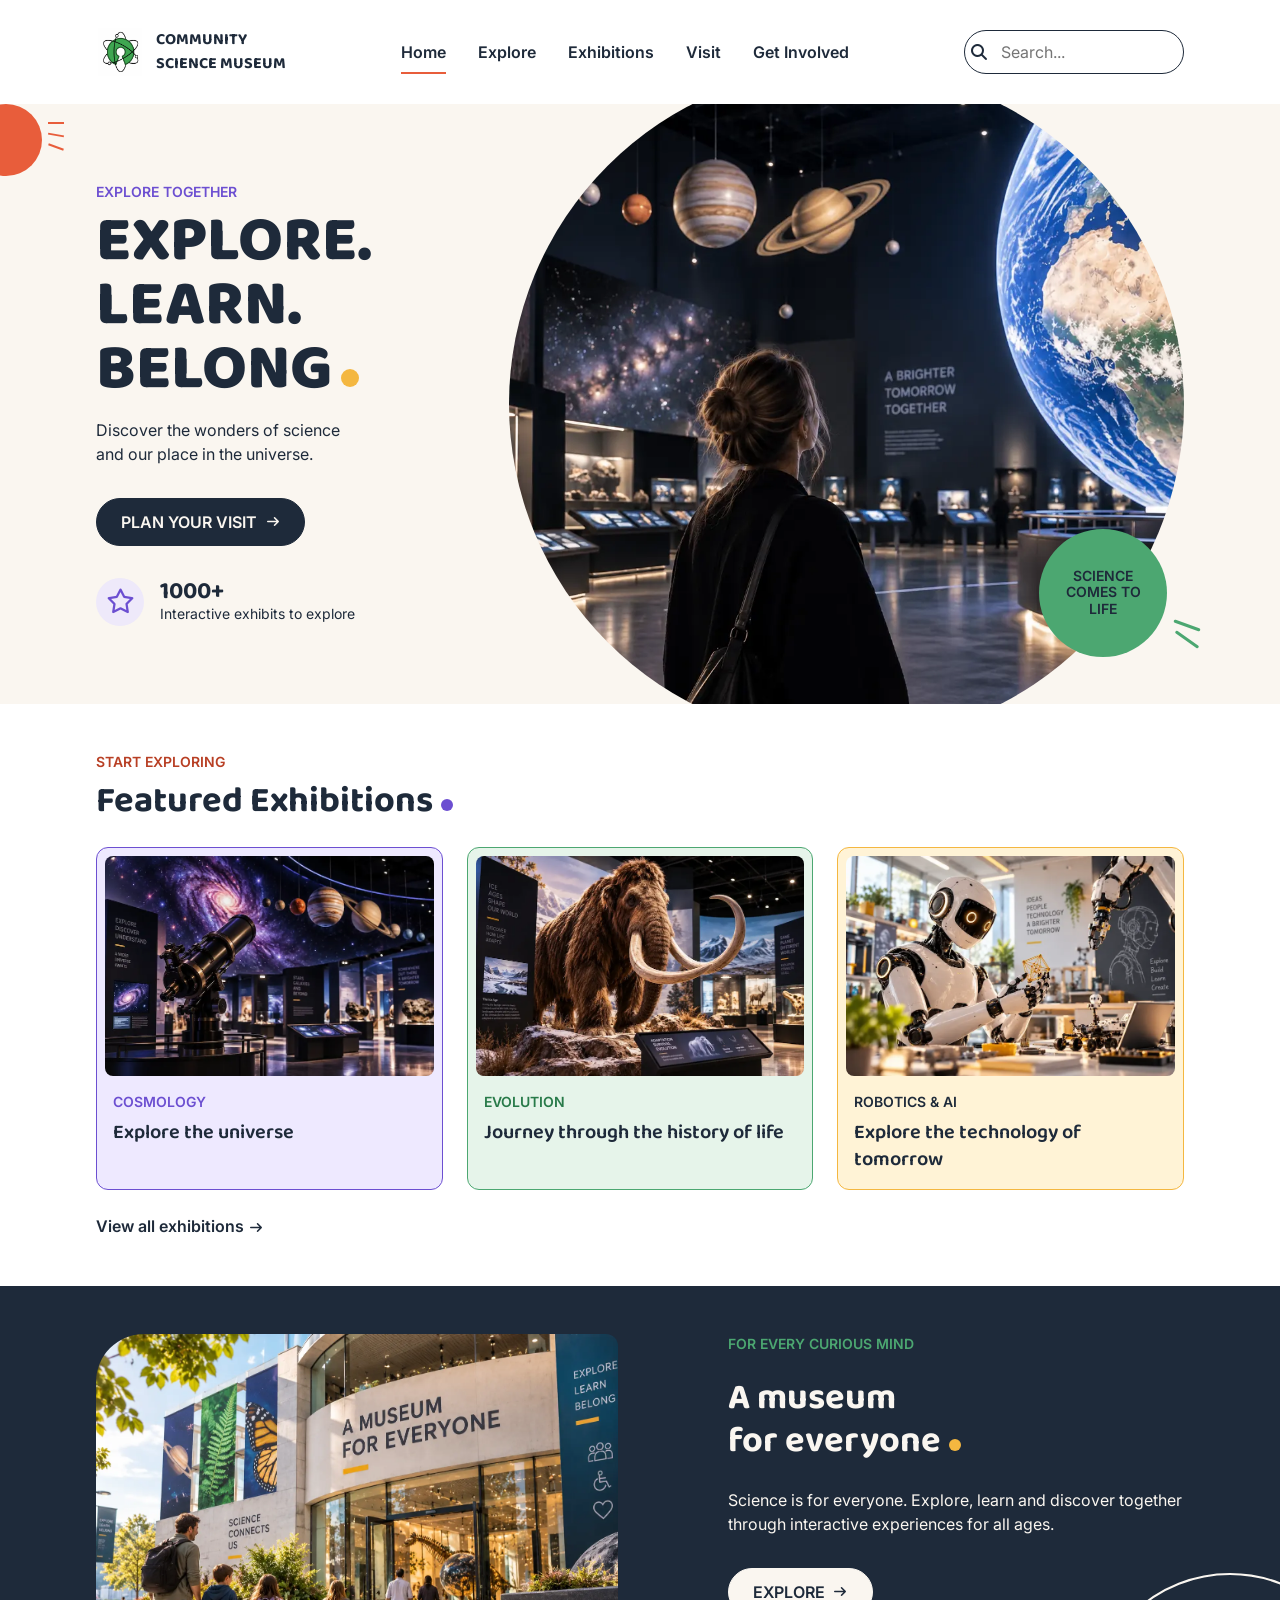
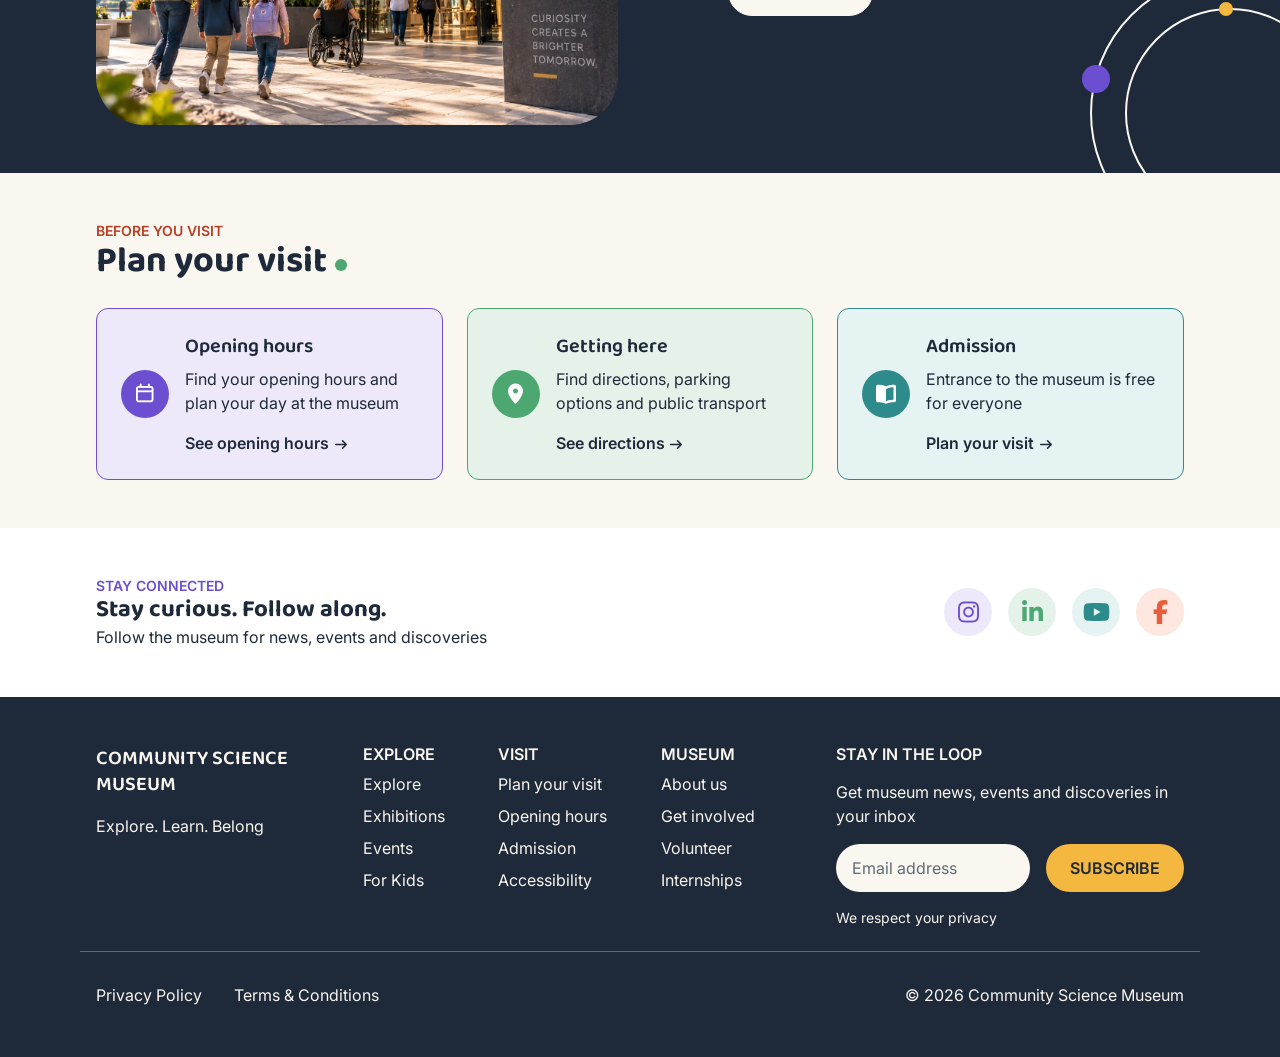
<file: index.html>
<!DOCTYPE html>
<html lang="en">
<head>
    <meta charset="UTF-8">
    <meta name="viewport" content="width=device-width, initial-scale=1.0">
    <title>Community Science Museum | Home</title>
    <meta
        name="description"
        content="Explore the Community Science Museum, with interactive exhibitions and science experiences for curious minds of all ages."
    />

    <link rel="preconnect" href="https://fonts.googleapis.com"/>
    <link rel="preconnect" href="https://fonts.gstatic.com" crossorigin/>
    <link href="https://fonts.googleapis.com/css2?family=Baloo+2:wght@600;700;800&family=Inter:wght@400;600&display=swap" rel="stylesheet"/>
     <link
        rel="stylesheet"
        href="fontawesome/css/all.min.css"
    />
    <link rel="stylesheet" href="css/styles.css">
</head>
<body>

    <header class="site-header">
        <div class="container header-content">
            <a class="site-logo" href="index.html">
                <img src="images/logo.webp" alt="">
                <span>Community<br /> Science Museum</span>
            </a>
            <nav class="main-nav" aria-label="Main navigation">
                <a class="active" href="index.html" aria-current="page">Home</a>
                <a href="explore.html">Explore</a>
                <a href="exhibitions.html">Exhibitions</a>
                <a href="visit.html">Visit</a>
                <a href="get-involved.html">Get Involved</a>
            </nav>
            <form class="search-bar" action="coming-soon.html" method="get">
                <i class="fa-solid fa-magnifying-glass" aria-hidden="true"></i>
                <input 
                    type="search"
                    name="q"
                    placeholder="Search..."
                    aria-label="Search the museum">
            </form>
            <details class="mobile-menu">
                <summary class="menu-toggle" aria-label="Open navigation">
                    <span></span>
                    <span></span>
                    <span></span>
                </summary>
                <nav class="mobile-nav" aria-label="Mobile navigation">
                    <a class="active" href="index.html" aria-current="page">Home</a>
                    <a href="explore.html">Explore</a>
                    <a href="exhibitions.html">Exhibitions</a>
                    <a href="visit.html">Visit</a>
                    <a href="get-involved.html">Get Involved</a>
                </nav>
            </details>

        </div>
    </header>

    <main>
       <section class="home-hero">
            <div class="hero-coral-decoration" aria-hidden="true">
                <span></span>
                <span></span>
                <span></span>
            </div>
            <div class="container hero-content">
                <div class="hero-text">
               <p class="label">Explore Together</p>
               <h1>
                EXPLORE.<br />
                LEARN.<br />
                BELONG<span class="hero-dot"></span>
               </h1>
               <p class="hero-description">
                Discover the wonders of science<br /> and our place in the universe.
               </p>
               <a class="btn-primary" href="visit.html">
                Plan your visit
                <i class="fa-solid fa-arrow-right" aria-hidden="true"></i>
                </a>
            <div class="hero-stats">
                <i class="fa-regular fa-star hero-star" aria-hidden="true"></i>
                <div>
                    <p class="stat-number">1000+</p>
                    <p class="stat-caption">Interactive exhibits to explore</p>
                </div>
            </div>
        </div>
            <div class="hero-visual">
            <div class="hero-image">
                <picture>
                    <source
                        media="(max-width: 767px)"
                        srcset="images/home/home-hero-mobile.webp"
                    >
                    <img
                        src="images/home/home-hero.webp"
                        alt="Interactive science museum exhibition"
                        width="1364"
                        height="1024"
                        fetchpriority="high"
                    >
                </picture>
            </div>
                <div class="hero-badge">
                    <span class="badge-text">SCIENCE<br />COMES TO<br /> LIFE</span>
                    <span class="badge-ray badge-ray-one" aria-hidden="true"></span>
                    <span class="badge-ray badge-ray-two" aria-hidden="true"></span>
                </div>
            </div>
        </div>       
    </section>
        <section class="featured-exhibitions">
            <div class="container">
                <div class="section-heading">
                    <p class="label">Start Exploring</p>
                    <h2>Featured Exhibitions<span class="heading-dot heading-dot-purple" aria-hidden="true"></span></h2>
                </div>
                <div class="exhibition-cards">
                    <article class="exhibition-card cosmology-card">
                        <img
                            src="images/home/home-cosmology.webp"
                            alt="Cosmology exhibition"
                            width="800"
                            height="533"
                            loading="lazy"
                        />
                        <div class="card-content">
                            <p class="label">Cosmology</p>
                            <h3>Explore the universe</h3>
                        </div>
                    </article>
                    <article class="exhibition-card evolution-card">
                        <img
                            src="images/home/home-evolution.webp"
                            alt="Evolution exhibition"
                            width="800"
                            height="533"
                            loading="lazy"
                        />
                        <div class="card-content">
                            <p class="label">Evolution</p>
                            <h3>Journey through the history of life</h3>
                        </div>
                    </article>
                    <article class="exhibition-card robotics-card">
                        <img
                            src="images/home/home-robotics-ai.webp"
                            alt="Robotics and artificial intelligence exhibition"
                            width="800"
                            height="533"
                            loading="lazy"
                        />
                        <div class="card-content">
                            <p class="label">Robotics & AI</p>
                            <h3>Explore the technology of tomorrow</h3>
                        </div>
                    </article>
                </div>

            <a class="text-link" href="exhibitions.html">
                View all exhibitions
                <i class="fa-solid fa-arrow-right" aria-hidden="true"></i>
            </a>
        </div>
    </section>

        <section class="museum-for-everyone">
            <div class="container museum-for-everyone-content">
                <div class="museum-for-everyone-image">
                    <picture>
                        <source
                            media="(max-width: 767px)"
                            srcset="images/home/home-museum-for-everyone-mobile.webp"
                        >
                        <img
                            src="images/home/home-museum-for-everyone.webp"
                            alt="Visitors outside the Community Science Museum"
                            width="1364"
                            height="1024"
                            loading="lazy"
                        >
                    </picture>
                </div>
                <div class="museum-for-everyone-text">
                    <p class="label">For every curious mind</p>
                    <h2>A museum<br />for everyone<span class="heading-dot heading-dot-yellow" aria-hidden="true"></span></h2>
                    <p>
                        Science is for everyone. Explore, learn and discover together through interactive experiences for all ages.
                    </p>
                    <a class="btn-secondary" href="explore.html">
                        Explore
                        <i class="fa-solid fa-arrow-right" aria-hidden="true"></i>
                    </a>
                </div>
                <div class="museum-decoration" aria-hidden="true">
                    <div class="museum-orbit orbit-outer">
                        <span class="orbit-dot purple-dot"></span>
                    </div>
                    <div class="museum-orbit orbit-inner">
                        <span class="orbit-dot yellow-dot"></span>
                    </div>
                </div>
            </div>
            
    </section>
        <section class="plan-visit">
            <div class="container">
                <div class="section-heading">
                    <p class="label">Before you visit</p>
                    <h2>Plan your visit<span class="heading-dot heading-dot-green" aria-hidden="true"></span></h2>
                </div>
                <div class="visit-cards">

                <article class="visit-card opening-hours-card">
                    <div class="visit-icon">
                        <i class="fa-regular fa-calendar" aria-hidden="true"></i>
                    </div>

                        <div>
                            <h3>Opening hours</h3>
                            <p>Find your opening hours and plan your day at the museum</p>
                            <a class="text-link" href="visit.html#opening-hours">See opening hours
                                <i class="fa-solid fa-arrow-right" aria-hidden="true"></i>
                            </a>
                        </div>
                    </article>
                    <article class="visit-card getting-here-card">
                        <div class="visit-icon">
                            <i class="fa-solid fa-location-dot" aria-hidden="true"></i>
                        </div>

                        <div>
                            <h3>Getting here</h3>
                            <p>Find directions, parking options and public transport</p>
                            <a class="text-link" href="visit.html#location">See directions
                                <i class="fa-solid fa-arrow-right" aria-hidden="true"></i>
                            </a> 
                        </div>
                    </article>

                    <article class="visit-card admission-card">
                        <div class="visit-icon">
                            <i class="fa-solid fa-book-open" aria-hidden="true"></i>
                        </div>

                        <div>
                            <h3>Admission</h3>
                            <p>Entrance to the museum is free for everyone</p>
                            <a class="text-link" href="visit.html#admission">Plan your visit
                                <i class="fa-solid fa-arrow-right" aria-hidden="true"></i>
                            </a>
                        </div>
                    </article>
                </div> 
            </div>
        </section>
    </main>

    <section class="stay-connected">
        <div class="container stay-connected-content">
            <div>
                <p class="label">Stay Connected</p>
                <h2>Stay curious. Follow along.</h2>
                <p>Follow the museum for news, events and discoveries</p>
            </div>

            <div class="social-links">
                <a class="social-link instagram" href="coming-soon.html" aria-label="Instagram">
                    <i class="fa-brands fa-instagram" aria-hidden="true"></i>
                </a>
                <a class="social-link linkedin" href="coming-soon.html" aria-label="LinkedIn">
                    <i class="fa-brands fa-linkedin-in" aria-hidden="true"></i>
                </a>
                <a class="social-link youtube" href="coming-soon.html" aria-label="YouTube">
                    <i class="fa-brands fa-youtube" aria-hidden="true"></i>
                </a>
                <a class="social-link facebook" href="coming-soon.html" aria-label="Facebook">
                    <i class="fa-brands fa-facebook-f" aria-hidden="true"></i>
                </a>
            </div>
        </div>
    </section>

    <footer class="site-footer">
        <div class="container footer-content">
            <div class="footer-brand">
                <p class="footer-brand-name">COMMUNITY SCIENCE<br /> MUSEUM</p>
                <p>Explore. Learn. Belong</p>
            </div>
            <div class="footer-links">
                <div>
                    <h2>EXPLORE</h2>
                    <a href="explore.html">Explore</a>
                    <a href="exhibitions.html">Exhibitions</a>
                    <a href="coming-soon.html">Events</a>
                    <a href="explore.html#kids">For Kids</a>
                </div>
                <div>
                    <h2>VISIT</h2>
                    <a href="visit.html">Plan your visit</a>
                    <a href="visit.html#opening-hours">Opening hours</a>
                    <a href="visit.html#admission">Admission</a>
                    <a href="visit.html#accessibility">Accessibility</a>
                </div>
                <div>
                    <h2>MUSEUM</h2>
                    <a href="coming-soon.html">About us</a>
                    <a href="get-involved.html">Get involved</a>
                    <a href="get-involved.html#volunteer">Volunteer</a>
                    <a href="get-involved.html#internships">Internships</a>
                </div>
            </div>
            <div class="newsletter">
                <h2>STAY IN THE LOOP</h2>
                <p>Get museum news, events and discoveries in your inbox</p>
                <form class="newsletter-form" action="coming-soon.html" method="get">
                    <input
                        type="email"
                        placeholder="Email address"
                        aria-label="Email address"
                        required
                    >
                    <button type="submit">SUBSCRIBE</button>
                </form>                
                <p class="small-text">We respect your privacy</p>
            </div>
        </div>
            <div class="container footer-bottom">
                <div>
                    <a href="coming-soon.html">Privacy Policy</a>
                    <a href="coming-soon.html">Terms & Conditions</a>
                </div>
                <p>&copy; 2026 Community Science Museum</p>
            </div>
    </footer>
</body>
</html>
</file>
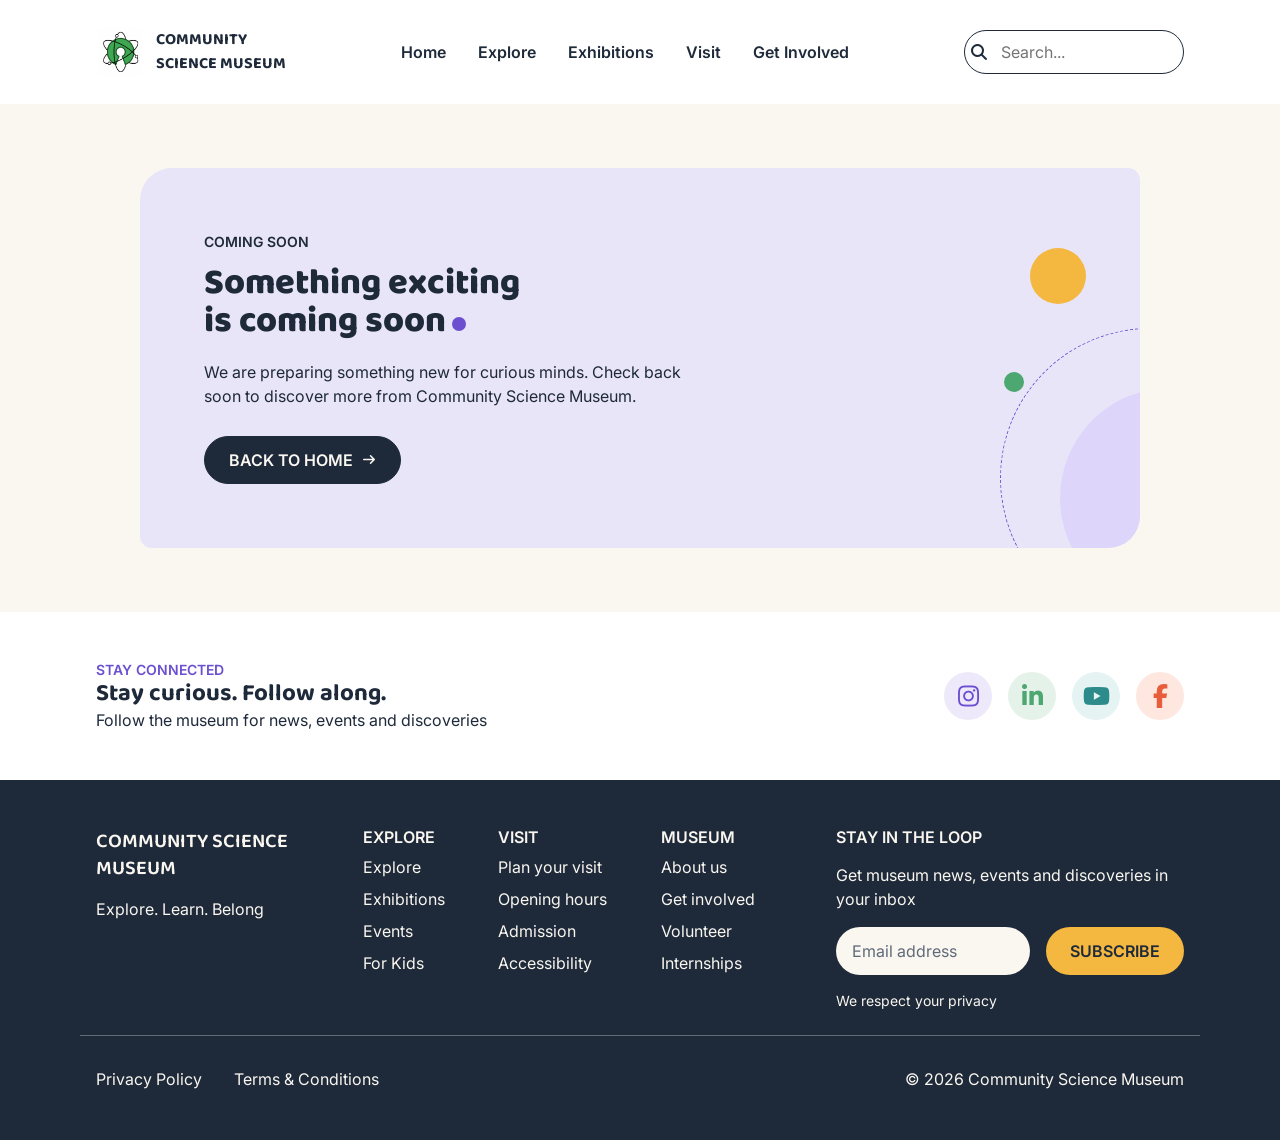
<file: coming-soon.html>
<!DOCTYPE html>
<html lang="en">
<head>
    <meta charset="UTF-8">
    <meta name="viewport" content="width=device-width, initial-scale=1.0">
    <title>Community Science Museum | Coming Soon</title>
    <meta
        name="description"
        content="Discover what is coming soon at the Community Science Museum and check back for new science experiences."
    />

    <link rel="preconnect" href="https://fonts.googleapis.com"/>
    <link rel="preconnect" href="https://fonts.gstatic.com" crossorigin/>
    <link href="https://fonts.googleapis.com/css2?family=Baloo+2:wght@600;700;800&family=Inter:wght@400;600&display=swap" rel="stylesheet"/>
    <link
        rel="stylesheet"
        href="fontawesome/css/all.min.css"
    />
    <link rel="stylesheet" href="css/styles.css">
</head>
<body>

    <header class="site-header">
        <div class="container header-content">
            <a class="site-logo" href="index.html">
                <img src="images/logo.webp" alt="">
                <span>Community<br /> Science Museum</span>
            </a>
            <nav class="main-nav" aria-label="Main navigation">
                <a href="index.html">Home</a>
                <a href="explore.html">Explore</a>
                <a href="exhibitions.html">Exhibitions</a>
                <a href="visit.html">Visit</a>
                <a href="get-involved.html">Get Involved</a>
            </nav>
         <form class="search-bar" action="coming-soon.html" method="get">
                <i class="fa-solid fa-magnifying-glass" aria-hidden="true"></i>
                <input 
                    type="search"
                    name="q"
                    placeholder="Search..."
                    aria-label="Search the museum">
            </form>
            <details class="mobile-menu">
                <summary class="menu-toggle" aria-label="Open navigation">
                    <span></span>
                    <span></span>
                    <span></span>
                </summary>
                <nav class="mobile-nav" aria-label="Mobile navigation">
                    <a href="index.html">Home</a>
                    <a href="explore.html">Explore</a>
                    <a href="exhibitions.html">Exhibitions</a>
                    <a href="visit.html">Visit</a>
                    <a href="get-involved.html">Get Involved</a>
                </nav>
            </details>

        </div>
    </header>
<main class="coming-soon-page">
    <section class="coming-soon-card">
        <div class="coming-soon-content">
            <p class="label">Coming Soon</p>
            <h1>Something exciting <br />is coming soon<span class="heading-dot heading-dot-purple" aria-hidden="true"></span></h1>
            <p> We are preparing something new for curious minds. Check back soon to discover more from Community Science Museum.</p>
            <a class="btn-primary" href="index.html">
                Back to home 
                 <i class="fa-solid fa-arrow-right" aria-hidden="true"></i>
            </a>
        </div>
        <div class="coming-soon-visual" aria-hidden="true">
            <div class="coming-soon-orbit"></div>
            <div class="coming-soon-circle coming-soon-circle-yellow"></div>
            <div class="coming-soon-circle coming-soon-circle-green"></div>
            <div class="coming-soon-circle coming-soon-circle-purple"></div>
        </div>
    </section>
</main>
    <section class="stay-connected">
        <div class="container stay-connected-content">
            <div>
                <p class="label">Stay Connected</p>
                <h2>Stay curious. Follow along.</h2>
                <p>Follow the museum for news, events and discoveries</p>
            </div>

            <div class="social-links">
                <a class="social-link instagram" href="coming-soon.html" aria-label="Instagram">
                    <i class="fa-brands fa-instagram" aria-hidden="true"></i>
                </a>
                <a class="social-link linkedin" href="coming-soon.html" aria-label="LinkedIn">
                    <i class="fa-brands fa-linkedin-in" aria-hidden="true"></i>
                </a>
                <a class="social-link youtube" href="coming-soon.html" aria-label="YouTube">
                    <i class="fa-brands fa-youtube" aria-hidden="true"></i>
                </a>
                <a class="social-link facebook" href="coming-soon.html" aria-label="Facebook">
                    <i class="fa-brands fa-facebook-f" aria-hidden="true"></i>
                </a>
            </div>
        </div>
    </section>
    <footer class="site-footer">
        <div class="container footer-content">
            <div class="footer-brand">
                <p class="footer-brand-name">COMMUNITY SCIENCE<br /> MUSEUM</p>
                <p>Explore. Learn. Belong</p>
            </div>
            <div class="footer-links">
                <div>
                    <h2>EXPLORE</h2>
                    <a href="explore.html">Explore</a>
                    <a href="exhibitions.html">Exhibitions</a>
                    <a href="coming-soon.html">Events</a>
                    <a href="explore.html#kids">For Kids</a>
                </div>
                <div>
                    <h2>VISIT</h2>
                    <a href="visit.html">Plan your visit</a>
                    <a href="visit.html#opening-hours">Opening hours</a>
                    <a href="visit.html#admission">Admission</a>
                    <a href="visit.html#accessibility">Accessibility</a>
                </div>
                <div>
                    <h2>MUSEUM</h2>
                    <a href="coming-soon.html">About us</a>
                    <a href="get-involved.html">Get involved</a>
                    <a href="get-involved.html#volunteer">Volunteer</a>
                    <a href="get-involved.html#internships">Internships</a>
                </div>
            </div>
            <div class="newsletter">
                <h2>STAY IN THE LOOP</h2>
                <p>Get museum news, events and discoveries in your inbox</p>
                 <form class="newsletter-form" action="coming-soon.html" method="get">
                    <input
                        type="email"
                        placeholder="Email address"
                        aria-label="Email address"
                        required
                    >
                    <button type="submit">SUBSCRIBE</button>
                </form>     
                <p class="small-text">We respect your privacy</p>
            </div>
        </div>
            <div class="container footer-bottom">
                <div>
                    <a href="coming-soon.html">Privacy Policy</a>
                    <a href="coming-soon.html">Terms & Conditions</a>
                </div>
                <p>&copy; 2026 Community Science Museum</p>
            </div>
    </footer>
</body>
</html>
</file>
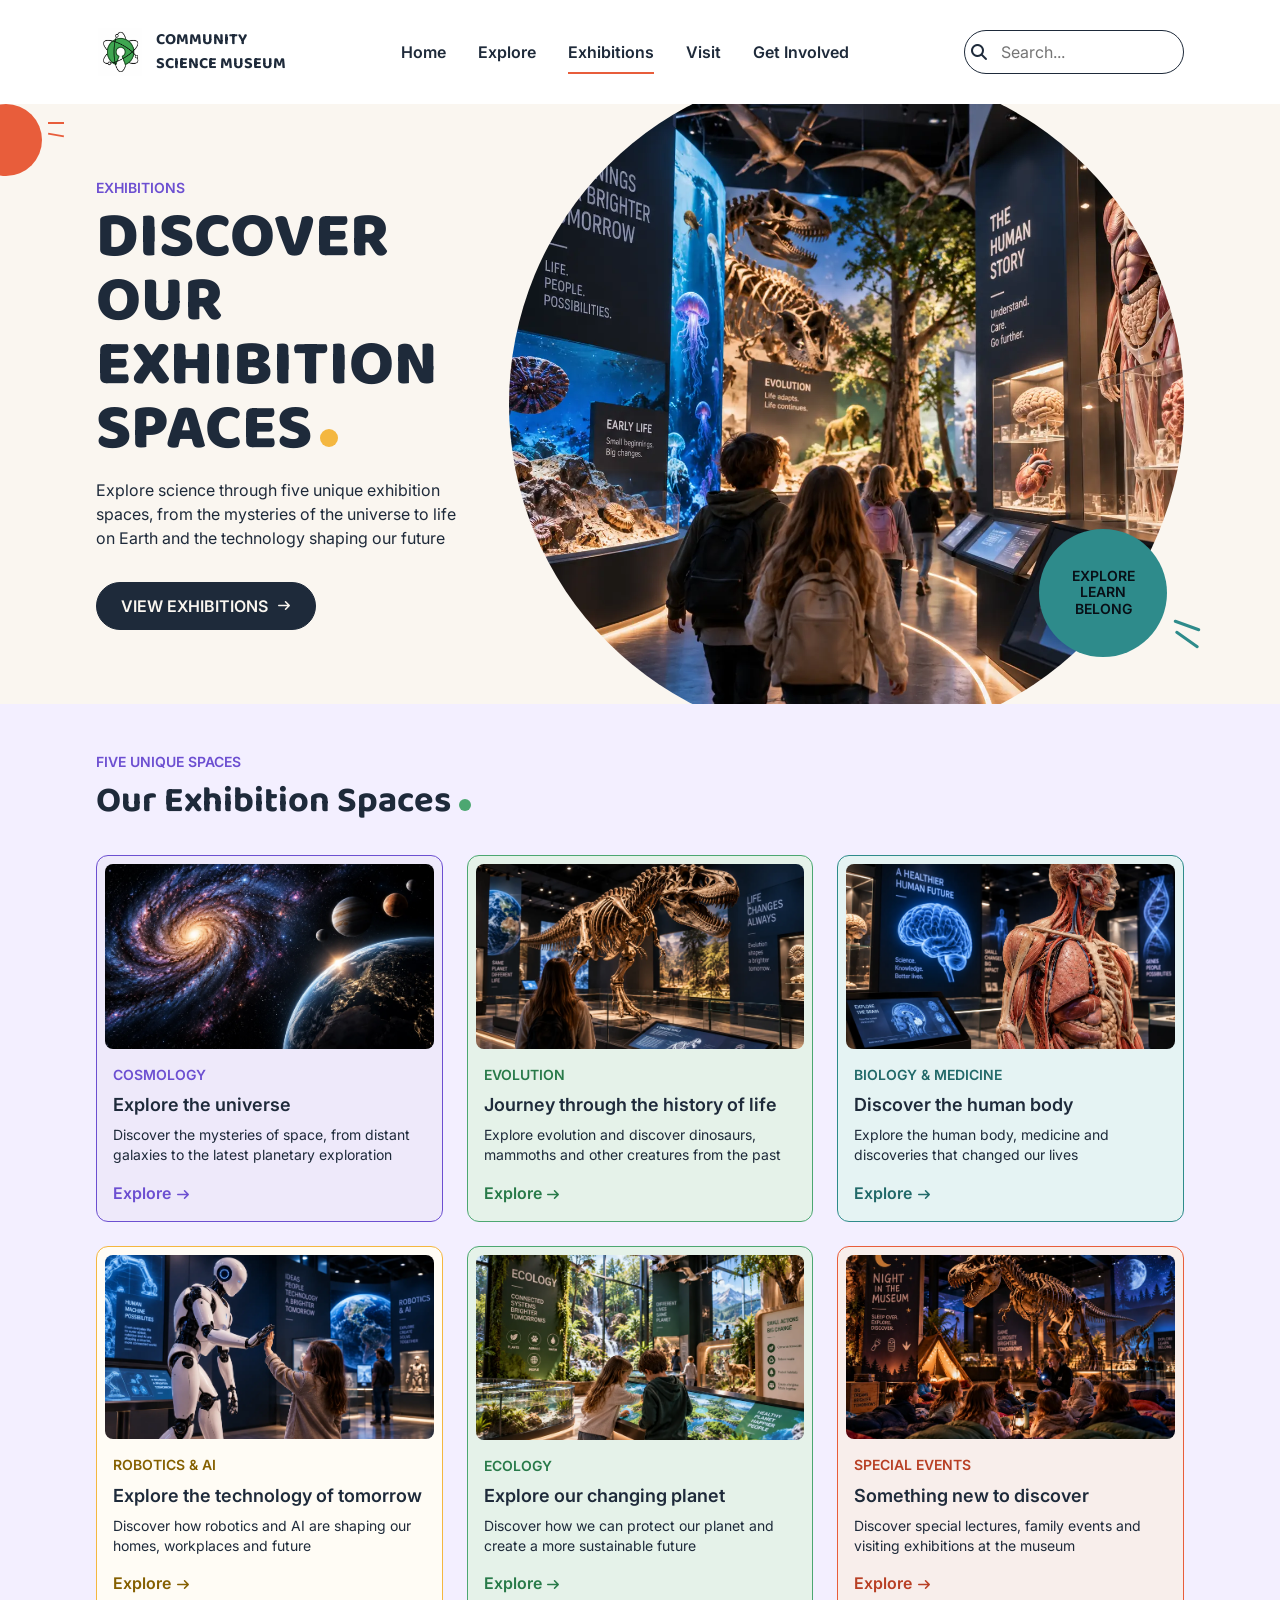
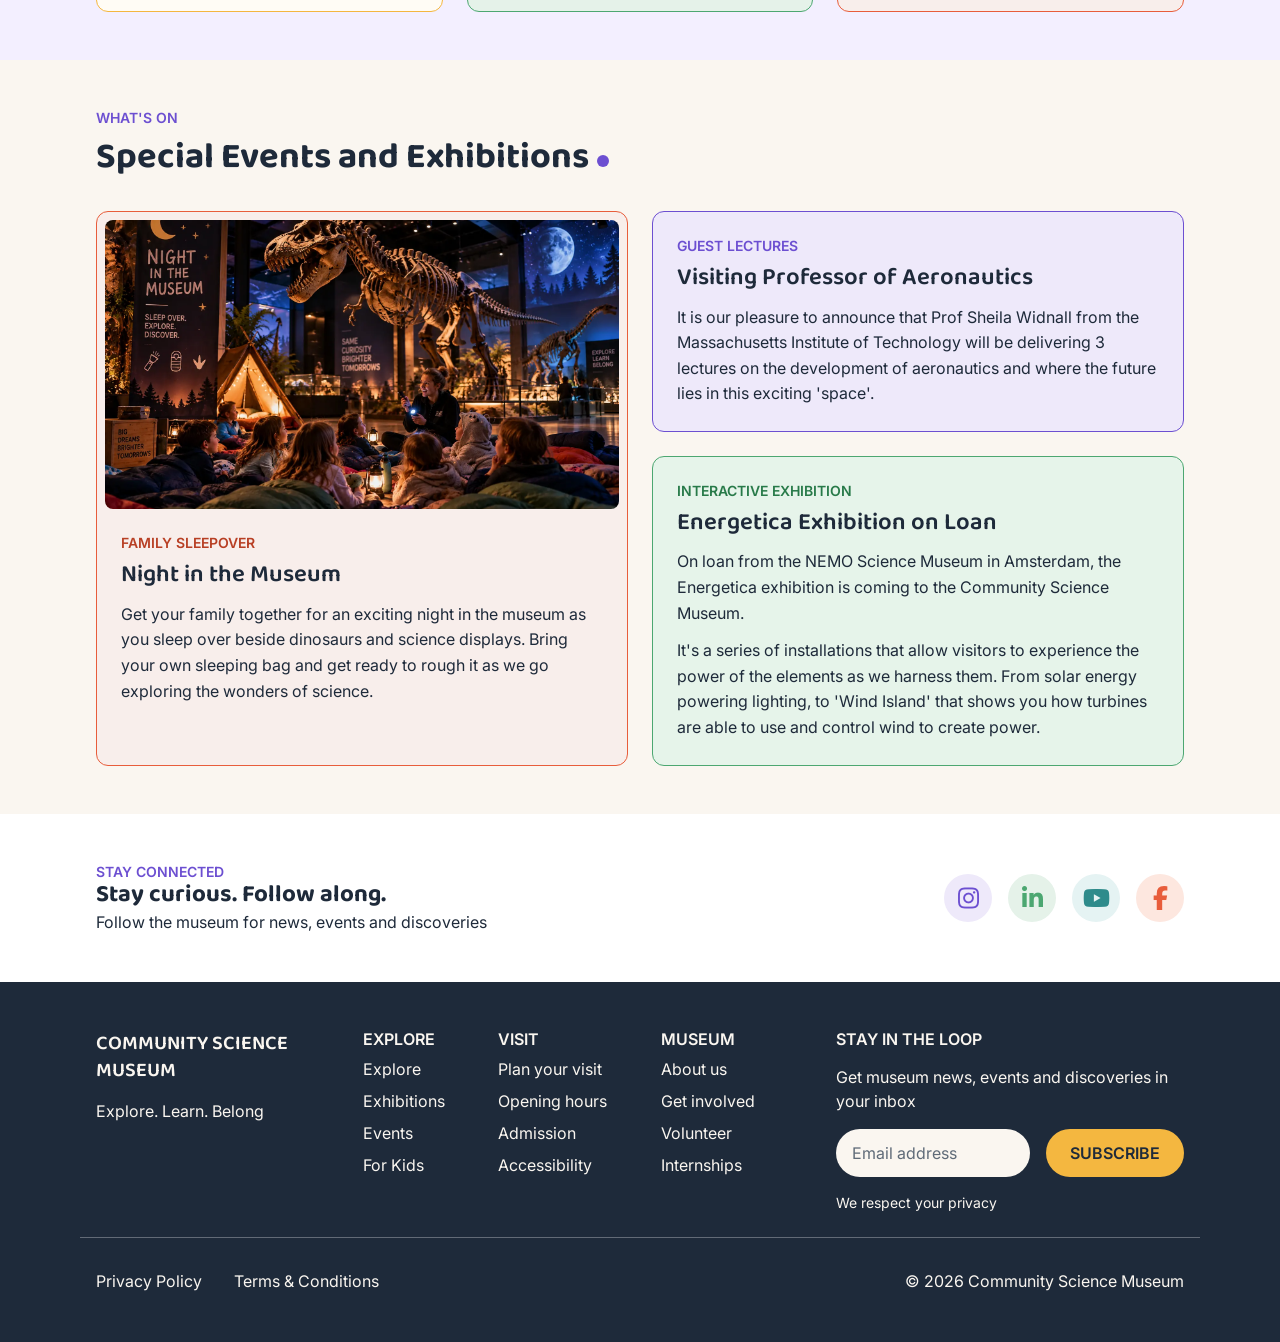
<file: exhibitions.html>
<!DOCTYPE html>
<html lang="en">
<head>
    <meta charset="UTF-8">
    <meta name="viewport" content="width=device-width, initial-scale=1.0">
    <title>Community Science Museum | Exhibitions</title>
    <meta
        name="description"
        content="Explore five unique science exhibition spaces covering cosmology, evolution, biology, robotics, AI and ecology at the Community Science Museum."
    />

    <link rel="preconnect" href="https://fonts.googleapis.com"/>
    <link rel="preconnect" href="https://fonts.gstatic.com" crossorigin/>
    <link href="https://fonts.googleapis.com/css2?family=Baloo+2:wght@600;700;800&family=Inter:wght@400;600&display=swap" rel="stylesheet"/>
     <link
        rel="stylesheet"
        href="fontawesome/css/all.min.css"
    />
    <link rel="stylesheet" href="css/styles.css">
</head>
<body>
<header class="site-header">
        <div class="container header-content">
            <a class="site-logo" href="index.html">
                <img src="images/logo.webp" alt="logo">
                <span>Community<br /> Science Museum</span>
            </a>
            <nav class="main-nav" aria-label="Main navigation">
                <a href="index.html">Home</a>
                <a href="explore.html">Explore</a>
                <a class="active" href="exhibitions.html" aria-current="page">Exhibitions</a>
                <a href="visit.html">Visit</a>
                <a href="get-involved.html">Get Involved</a>
            </nav>
              <form class="search-bar" action="coming-soon.html" method="get">
                <i class="fa-solid fa-magnifying-glass" aria-hidden="true"></i>
                <input 
                    type="search"
                    name="q"
                    placeholder="Search..."
                    aria-label="Search the museum">
            </form>
              <details class="mobile-menu">
                <summary class="menu-toggle" aria-label="Open navigation">
                    <span></span>
                    <span></span>
                    <span></span>
                </summary>
                <nav class="mobile-nav" aria-label="Mobile navigation">
                    <a href="index.html">Home</a>
                    <a href="explore.html">Explore</a>
                    <a class="active" href="exhibitions.html" aria-current="page">Exhibitions</a>
                    <a href="visit.html">Visit</a>
                    <a href="get-involved.html">Get Involved</a>
                </nav>
            </details>

        </div>
    </header>
<main>
    <section class="exhibitions-hero">
        <div class="hero-coral-decoration" aria-hidden="true">
            <span></span>
            <span></span>
        </div>
        <div class="container hero-content">
            <div class="hero-text">
                <p class="label">Exhibitions</p>
                <h1>
                    DISCOVER OUR<br />
                    EXHIBITION<br />
                    SPACES<span class="hero-dot"></span>
                </h1>
                <p class="hero-description">
                    Explore science through five unique exhibition spaces,
                    from the mysteries of the universe to life on Earth and
                    the technology shaping our future
                </p>
                <a class="btn-primary" href="#exhibition-spaces">
                    View exhibitions
                    <i class="fa-solid fa-arrow-right" aria-hidden="true"></i>
                </a>
            </div>
            <div class="hero-visual">
                <div class="hero-image">
                <picture>
                    <source media="(max-width: 767px)"
                    srcset="images/exhibitions/exhibitions-hero-mobile.webp">
                    <img
                        src="images/exhibitions/exhibitions-hero.webp"
                        alt="Visitors exploring an interactive science exhibition"
                        width="1254"
                        height="941"
                        fetchpriority="high"
                    />
                </picture>
                </div>
                <div class="exhibitions-hero-badge hero-badge">
                    <span class="badge-text">Explore<br />Learn<br />Belong</span>
                    <span class="badge-ray badge-ray-one" aria-hidden="true"></span>
                    <span class="badge-ray badge-ray-two" aria-hidden="true"></span>
                </div>
            </div>
        </div>
    </section>
    <section class="exhibition-spaces" id="exhibition-spaces">
        <div class="container">
            <div class="section-heading">
                <p class="label">Five Unique Spaces</p>
                <h2>Our Exhibition Spaces<span class="heading-dot heading-dot-green" aria-hidden="true"></span></h2>
            </div>
            <div class="exhibition-space-cards">
                <article class="exhibition-space-card cosmology-space">
                <picture>
                    <source media="(max-width: 767px)"
                    srcset="images/exhibitions/exhibitions-cosmology-mobile.webp">
                    <img
                        src="images/exhibitions/exhibitions-cosmology.webp"
                        alt="Cosmology exhibition exploring space and the universe"
                        width="1607"
                        height="905"
                        loading="lazy"
                    />
                </picture>
                    <div class="exhibition-space-content">
                        <p class="label">Cosmology</p>
                        <h3>Explore the universe</h3>
                        <p>
                            Discover the mysteries of space, from distant galaxies
                            to the latest planetary exploration
                        </p>
                        <a class="text-link" href="coming-soon.html" aria-label="Explore cosmology">
                            Explore
                            <i class="fa-solid fa-arrow-right" aria-hidden="true"></i>
                        </a>
                    </div>
                </article>
                <article class="exhibition-space-card evolution-space">
                <picture>
                    <source media="(max-width: 767px)"
                    srcset="images/exhibitions/exhibitions-evolution-mobile.webp">
                    <img
                        src="images/exhibitions/exhibitions-evolution.webp"
                        alt="Evolution exhibition featuring prehistoric life"
                        height="1607"
                        width="905"
                        loading="lazy"
                    />
                </picture>
                    <div class="exhibition-space-content">
                        <p class="label">Evolution</p>
                        <h3>Journey through the history of life</h3>
                        <p>
                            Explore evolution and discover dinosaurs, mammoths
                            and other creatures from the past 
                        </p>
                        <a class="text-link" href="coming-soon.html" aria-label="Explore evolution">
                            Explore
                            <i class="fa-solid fa-arrow-right" aria-hidden="true"></i>
                        </a>
                    </div>
                </article>
                <article class="exhibition-space-card biology-space">
                <picture>
                    <source media="(max-width: 767px)"
                    srcset="images/exhibitions/exhibitions-biology-medicine-mobile.webp">
                    <img src="images/exhibitions/exhibitions-biology-medicine.webp"
                    alt="Biology and medicine exhibition exploring the human body"
                    width="1606"
                    height="904"
                    loading="lazy"
                    />
                </picture>
                <div class="exhibition-space-content">
                    <p class="label">Biology & Medicine</p>
                    <h3>Discover the human body</h3>
                    <p>
                        Explore the human body, medicine and discoveries
                        that changed our lives
                    </p>
                    <a class="text-link" href="coming-soon.html" aria-label="Explore biology and medicine">
                        Explore
                        <i class="fa-solid fa-arrow-right" aria-hidden="true"></i>
                    </a>
                </div>
                </article>
                <article class="exhibition-space-card robotics-space">
                <picture>
                    <source media="(max-width: 767px)"
                    srcset="images/exhibitions/exhibitions-robotics-ai-mobile.webp">
                    <img
                        src="images/exhibitions/exhibitions-robotics-ai.webp"
                        alt="Robotics and artificial intelligence exhibition"
                        width="1606"
                        height="905"
                        loading="lazy"
                    />
                </picture>
                    <div class="exhibition-space-content">
                        <p class="label">Robotics & AI</p>
                        <h3>Explore the technology of tomorrow</h3>
                        <p>
                            Discover how robotics and AI are shaping our homes,
                            workplaces and future
                        </p>
                        <a class="text-link" href="coming-soon.html" aria-label="Explore robotics and ai">
                            Explore
                            <i class="fa-solid fa-arrow-right" aria-hidden="true"></i>
                        </a>
                    </div>
                </article>
                <article class="exhibition-space-card ecology-space">
                <picture>
                    <source media="(max-width: 767px)"
                    srcset="images/exhibitions/exhibitions-ecology-mobile.webp">
                    <img
                        src="images/exhibitions/exhibitions-ecology.webp"
                        alt="Ecology exhibition exploring nature and our changing planet"
                        width="1606"
                        height="900"
                        loading="lazy"
                    />
                </picture>
                
                    <div class="exhibition-space-content">
                        <p class="label">Ecology</p>
                        <h3>Explore our changing planet</h3>
                        <p>
                            Discover how we can protect our planet and create
                            a more sustainable future
                        </p>
                        <a class="text-link" href="coming-soon.html" aria-label="Explore ecology">
                            Explore
                            <i class="fa-solid fa-arrow-right" aria-hidden="true"></i>
                        </a>
                    </div>
                </article>
                <article class="exhibition-space-card events-space">
                <picture>
                    <source media="(max-width: 767px)"
                    srcset="images/exhibitions/exhibitions-special-events-mobile.webp">
                    <img
                        src="images/exhibitions/exhibitions-special-events.webp"
                        alt="Visitors taking part in a special museum event"
                        width="1606"
                        height="905"
                        loading="lazy"
                    />
                </picture>
                    <div class="exhibition-space-content">
                        <p class="label">Special Events</p>
                        <h3>Something new to discover</h3>
                        <p>
                            Discover special lectures, family events and visiting
                            exhibitions at the museum
                        </p>
                        <a class="text-link" href="#special-events" aria-label="Explore special events">
                            Explore
                            <i class="fa-solid fa-arrow-right" aria-hidden="true"></i>
                        </a>
                    </div>
                </article>
            </div>
        </div>
    </section>
    <section class="exhibition-spaces" id="special-events">
    <div class="container">
        <div class="section-heading">
            <p class="label">What's On</p>
            <h2>Special Events and Exhibitions<span class="heading-dot heading-dot-purple" aria-hidden="true"></span></h2>
        </div>
        <div class="exhibition-space-cards">
            <article class="exhibition-space-card event-featured">
                <picture>
                    <source
                    media="(max-width: 767px)"
                    srcset="images/exhibitions/exhibitions-special-events-mobile.webp"
                    >
                    <img
                    src="images/exhibitions/exhibitions-special-events.webp"
                    alt="Dinosaur exhibition prepared for a night in the museum"
                    width="1606"
                    height="905"
                    loading="lazy"
                    >
                </picture>
                <div class="exhibition-space-content">
                    <p class="label">Family Sleepover</p>
                    <h3>Night in the Museum</h3>
                    <p>
                        Get your family together for an exciting night in the museum as you sleep over beside dinosaurs and science displays. Bring your own sleeping bag and get ready to rough it as we go exploring the wonders of science.
                    </p>
                </div>
            </article>
            <div class="event-secondary">
                <article class="exhibition-space-card event-lecture">
                    <div class="exhibition-space-content">
                        <p class="label">Guest Lectures</p>
                        <h3>Visiting Professor of Aeronautics</h3>
                        <p>
                            It is our pleasure to announce that Prof Sheila Widnall from the Massachusetts Institute of Technology will be delivering 3 lectures on the development of aeronautics and where the future lies in this exciting 'space'.
                        </p>
                    </div>
                </article>
                <article class="exhibition-space-card event-energy">
                    <div class="exhibition-space-content">
                        <p class="label">Interactive Exhibition</p>
                        <h3>Energetica Exhibition on Loan</h3>
                        <p>
                            On loan from the NEMO Science Museum in Amsterdam, the Energetica exhibition is coming to the Community Science Museum.
                        </p>
                        <p>
                            It's a series of installations that allow visitors to experience the power of the elements as we harness them. From solar energy powering lighting, to 'Wind Island' that shows you how turbines are able to use and control wind to create power.
                        </p>
                    </div>
                </article>
            </div>
        </div>
    </div>
    </section>
</main>

    <section class="stay-connected">
        <div class="container stay-connected-content">
            <div>
                <p class="label">Stay Connected</p>
                <h2>Stay curious. Follow along.</h2>
                <p>Follow the museum for news, events and discoveries</p>
            </div>

            <div class="social-links">
                <a class="social-link instagram" href="coming-soon.html" aria-label="Instagram">
                    <i class="fa-brands fa-instagram" aria-hidden="true"></i>
                </a>
                <a class="social-link linkedin" href="coming-soon.html" aria-label="LinkedIn">
                    <i class="fa-brands fa-linkedin-in" aria-hidden="true"></i>
                </a>
                <a class="social-link youtube" href="coming-soon.html" aria-label="YouTube">
                    <i class="fa-brands fa-youtube" aria-hidden="true"></i>
                </a>
                <a class="social-link facebook" href="coming-soon.html" aria-label="Facebook">
                    <i class="fa-brands fa-facebook-f" aria-hidden="true"></i>
                </a>
            </div>
        </div>
    </section>

    <footer class="site-footer">
        <div class="container footer-content">
            <div class="footer-brand">
                <p class="footer-brand-name">COMMUNITY SCIENCE<br /> MUSEUM</p>
                <p>Explore. Learn. Belong</p>
            </div>
            <div class="footer-links">
                <div>
                    <h2>EXPLORE</h2>
                    <a href="explore.html">Explore</a>
                    <a href="exhibitions.html">Exhibitions</a>
                    <a href="coming-soon.html">Events</a>
                    <a href="explore.html#kids">For Kids</a>
                </div>
                <div>
                    <h2>VISIT</h2>
                    <a href="visit.html">Plan your visit</a>
                    <a href="visit.html#opening-hours">Opening hours</a>
                    <a href="visit.html#admission">Admission</a>
                    <a href="visit.html#accessibility">Accessibility</a>
                </div>
                <div>
                    <h2>MUSEUM</h2>
                    <a href="coming-soon.html">About us</a>
                    <a href="get-involved.html">Get involved</a>
                    <a href="get-involved.html#volunteer">Volunteer</a>
                    <a href="get-involved.html#internships">Internships</a>
                </div>
            </div>
            <div class="newsletter">
                <h2>STAY IN THE LOOP</h2>
                <p>Get museum news, events and discoveries in your inbox</p>
                <form class="newsletter-form" action="coming-soon.html" method="get">
                    <input
                        type="email"
                        placeholder="Email address"
                        aria-label="Email address"
                        required
                    >
                    <button type="submit">SUBSCRIBE</button>
                </form>     
                <p class="small-text">We respect your privacy</p>
            </div>
        </div>
            <div class="container footer-bottom">
                <div>
                    <a href="coming-soon.html">Privacy Policy</a>
                    <a href="coming-soon.html">Terms & Conditions</a>
                </div>
                <p>&copy; 2026 Community Science Museum</p>
            </div>
    </footer>
</body>
</html>
</file>
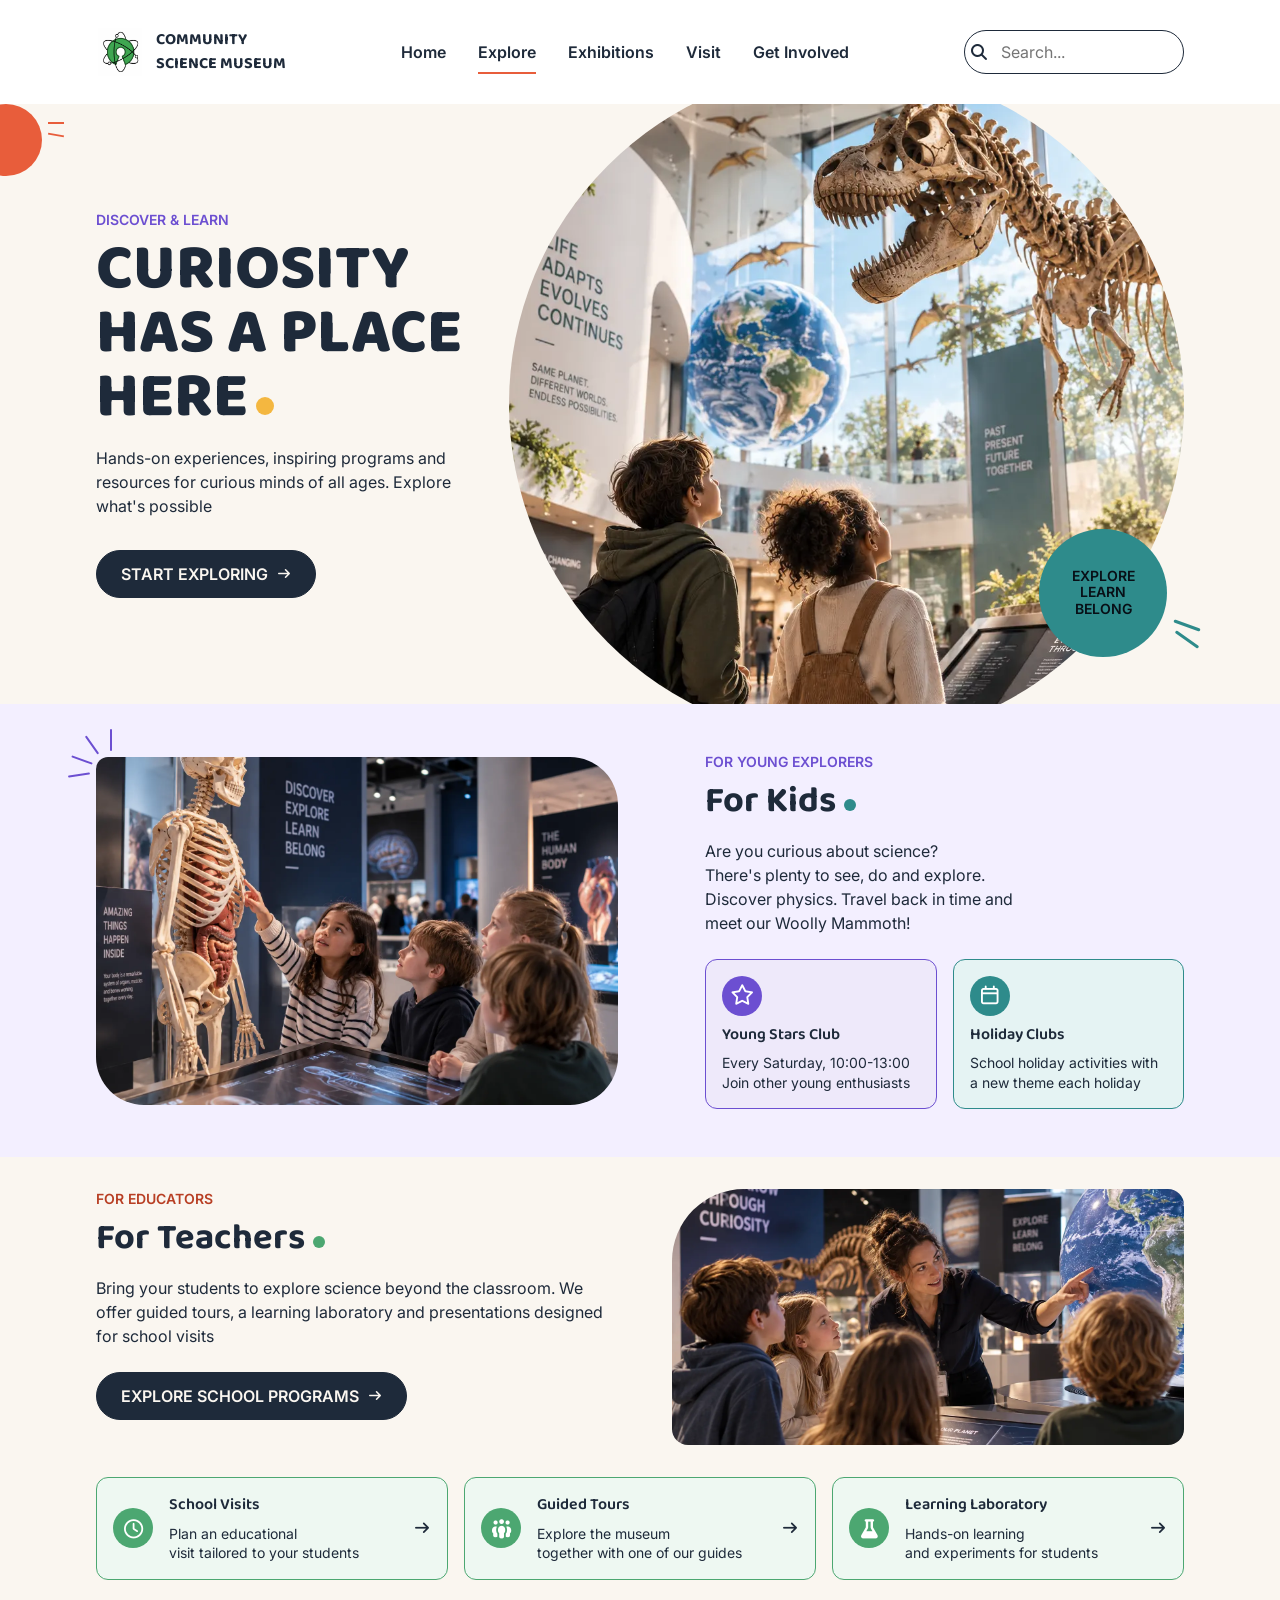
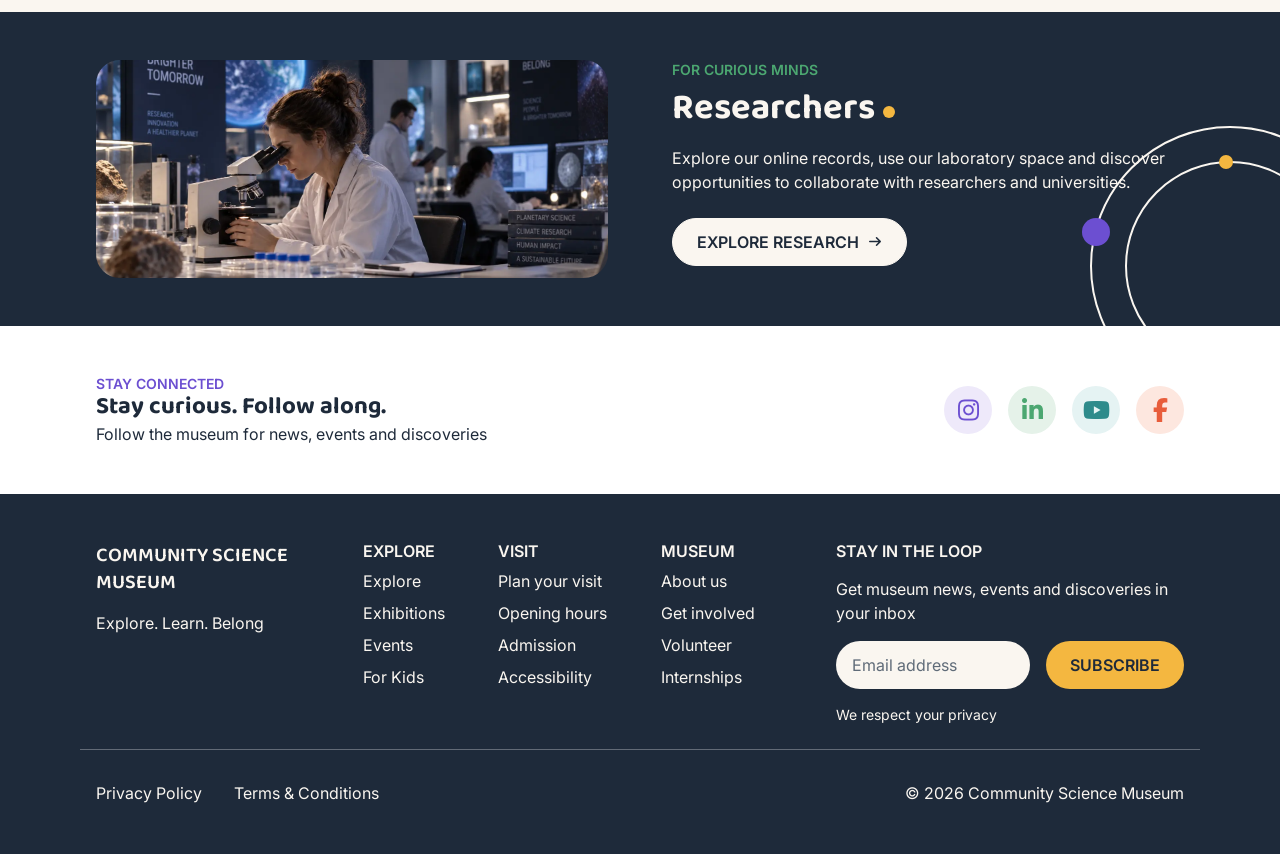
<file: explore.html>
<!DOCTYPE html>
<html lang="en">
<head>
    <meta charset="UTF-8">
    <meta name="viewport" content="width=device-width, initial-scale=1.0">
    <title>Community Science Museum | Explore</title>
    <meta
        name="description"
        content="Discover science experiences, activities and resources for kids, teachers and researchers at the Community Science Museum."
    />

    <link rel="preconnect" href="https://fonts.googleapis.com"/>
    <link rel="preconnect" href="https://fonts.gstatic.com" crossorigin/>
    <link href="https://fonts.googleapis.com/css2?family=Baloo+2:wght@600;700;800&family=Inter:wght@400;600&display=swap" rel="stylesheet"/>
     <link
        rel="stylesheet"
        href="fontawesome/css/all.min.css"
    />
    <link rel="stylesheet" href="css/styles.css">
</head>

<body>

<header class="site-header">
        <div class="container header-content">
            <a class="site-logo" href="index.html">
                <img src="images/logo.webp" alt="logo">
                <span>Community<br /> Science Museum</span>
            </a>
            <nav class="main-nav" aria-label="Main navigation">
                <a href="index.html">Home</a>
                <a class="active" href="explore.html" aria-current="page">Explore</a>
                <a href="exhibitions.html">Exhibitions</a>
                <a href="visit.html">Visit</a>
                <a href="get-involved.html">Get Involved</a>
            </nav>
            <form class="search-bar" action="coming-soon.html" method="get">
                <i class="fa-solid fa-magnifying-glass" aria-hidden="true"></i>
                <input 
                    type="search"
                    name="q"
                    placeholder="Search..."
                    aria-label="Search the museum">
            </form>
            <details class="mobile-menu">
                <summary class="menu-toggle" aria-label="Open navigation">
                    <span></span>
                    <span></span>
                    <span></span>
                </summary>
                <nav class="mobile-nav" aria-label="Mobile navigation">
                    <a href="index.html" aria-current="page">Home</a>
                    <a class="active" href="explore.html" aria-current="page">Explore</a>
                    <a href="exhibitions.html">Exhibitions</a>
                    <a href="visit.html">Visit</a>
                    <a href="get-involved.html">Get Involved</a>
                </nav>
            </details>
        </div>
    </header>

    <main>
        <section class="explore-hero">
            <div class="hero-coral-decoration" aria-hidden="true">
                <span></span>
                <span></span>
            </div>
            <div class="container hero-content">
                <div class="hero-text">
                    <p class="label">DISCOVER & LEARN</p>
                    <h1>
                        CURIOSITY<br />
                        HAS A PLACE<br />
                        HERE<span class="hero-dot"></span>
                    </h1>
                    <p class="hero-description">
                        Hands-on experiences, inspiring programs and resources
                        for curious minds of all ages. Explore what's possible
                    </p>
                    <a class="btn-primary" href="exhibitions.html">
                        Start exploring
                        <i class="fa-solid fa-arrow-right" aria-hidden="true"></i>
                    </a>
                </div>
                <div class="hero-visual">
                    <div class="hero-image">
                        <picture>
                            <source 
                                media="(max-width: 767px)" 
                                srcset="images/explore/explore-hero-mobile.webp">
                            <img
                                src="images/explore/explore-hero.webp"
                                alt="Young visitors exploring an interactive science exhibition"
                                fetchpriority="high"
                            />
                        </picture>
                    </div>
                    <div class="explore-hero-badge hero-badge">
                        <span class="badge-text"> EXPLORE<br />LEARN<br />BELONG</span>
                        <span class="badge-ray badge-ray-one" aria-hidden="true"></span>
                        <span class="badge-ray badge-ray-two" aria-hidden="true"></span>
                    </div>
                </div>
            </div>
        </section>

        <section class="explore-kids" id="kids">
            <div class="container explore-kids-content">
                <div class="explore-kids-image">
                    <div class="kids-image-decoration" aria-hidden="true">
                        <span></span>
                        <span></span>
                        <span></span>
                        <span></span>
                    </div>
                    <picture>
                        <source media="(max-width: 767px)"
                        srcset="images/explore/explore-kids-mobile.webp">
                        <img
                            src="images/explore/explore-kids.webp"
                            alt="Children exploring science together at the museum"
                            width="1536"
                            height="1024"
                            loading="lazy"
                        />   
                    </picture>
                </div>
                <div class="explore-kids-text">
                    <p class="label">For Young Explorers</p>
                    <h2>For Kids<span class="heading-dot heading-dot-green" aria-hidden="true"></span></h2>
                    <p>
                        Are you curious about science?<br />
                        There's plenty to see, do and explore.<br />
                        Discover physics. Travel back in time and<br />
                        meet our Woolly Mammoth!
                    </p>
                    <div class="kids-programs">
                        <article class="program-card">
                            <div class="program-icon purple-icon">
                                <i class="fa-regular fa-star" aria-hidden="true"></i>
                            </div>
                            <h3>Young Stars Club</h3>
                            <p>Every Saturday, 10:00-13:00</p>
                            <p>Join other young enthusiasts</p>
                        </article>
                        <article class="program-card">
                            <div class="program-icon teal-icon">
                                <i class="fa-regular fa-calendar" aria-hidden="true"></i>
                            </div>
                            <h3>Holiday Clubs</h3>
                            <p>
                                School holiday activities with
                                a new theme each holiday
                            </p>
                        </article>
                    </div>
                </div>
            </div>
        </section>

        <section class="explore-teachers">
            <div class="container">
                <div class="teachers-main">
                    <div class="teachers-text">
                        <p class="label">For Educators</p>
                        <h2>For Teachers<span class="heading-dot heading-dot-green" aria-hidden="true"></span></h2>
                        <p>
                            Bring your students to explore science beyond the classroom.
                            We offer guided tours, a learning laboratory and presentations
                            designed for school visits
                        </p>
                        <a class="btn-primary" href="coming-soon.html">
                            Explore school programs
                            <i class="fa-solid fa-arrow-right" aria-hidden="true"></i>
                        </a>
                    </div>
                    <div class="teachers-image">
                    <picture>
                        <source media="(max-width: 767px)"
                        srcset="images/explore/explore-teachers-mobile.webp">
                        <img
                            src="images/explore/explore-teachers.webp"
                            alt="Teacher guiding students during a science activity"
                            width="1536"
                            height="1024"
                            loading="lazy"
                        />
                    </picture>
                    </div>
                </div>
                <div class="teacher-options">
                    <a class="teacher-option" href="coming-soon.html">
                        <div class="teacher-icon">
                            <i class="fa-regular fa-clock" aria-hidden="true"></i>
                        </div>
                        <div class="teacher-option-text">
                        <h3>School Visits</h3>
                        <p>
                            Plan an educational<br />
                            visit tailored to your students
                        </p>
                        </div>
                        <i class="fa-solid fa-arrow-right teacher-arrow" aria-hidden="true"></i>
                    </a>
                    <a class="teacher-option" href="coming-soon.html">
                        <div class="teacher-icon">
                            <i class="fa-solid fa-people-group" aria-hidden="true"></i>
                        </div>
                        <div class="teacher-option-text">
                        <h3>Guided Tours</h3>
                        <p>
                            Explore the museum<br />
                            together with one of our guides
                        </p>
                        </div>
                        <i class="fa-solid fa-arrow-right teacher-arrow" aria-hidden="true"></i>
                    </a>
                    <a class="teacher-option" href="coming-soon.html">
                        <div class="teacher-icon">
                            <i class="fa-solid fa-flask" aria-hidden="true"></i>
                        </div>
                        <div class="teacher-option-text">
                        <h3>Learning Laboratory</h3>
                        <p>
                            Hands-on learning<br />
                            and experiments for students
                        </p>
                        </div>
                        <i class="fa-solid fa-arrow-right teacher-arrow" aria-hidden="true"></i>
                    </a>
                </div>
            </div>
        </section>

        <section class="explore-researchers">
            <div class="container researchers-content">

                <div class="researchers-image">
                <picture>
                    <source media="(max-width: 767px)"
                    srcset="images/explore/explore-researchers-mobile.webp">
                    <img
                        src="images/explore/explore-researchers.webp"
                        alt="Researcher working with scientific equipment"
                        width="1536"
                        height="1024"
                        loading="lazy"
                    />
                </picture>
                </div>
                <div class="researchers-text">
                    <p class="label">For curious minds</p>
                    <h2>Researchers<span class="heading-dot"></span></h2>
                    <p>
                        Explore our online records, use our laboratory space and discover opportunities to collaborate with researchers and universities.
                    </p>
                    <a class="btn-secondary" href="coming-soon.html">
                        Explore research
                        <i class="fa-solid fa-arrow-right" aria-hidden="true"></i>
                    </a>
                </div>
                <div class="museum-decoration" aria-hidden="true">
                    <div class="museum-orbit orbit-outer">
                        <span class="orbit-dot purple-dot"></span>
                    </div>
                    <div class="museum-orbit orbit-inner">
                        <span class="orbit-dot yellow-dot"></span>
                    </div>
                </div>
            </div>
        </section>


    </main>

    <section class="stay-connected">
        <div class="container stay-connected-content">
            <div>
                <p class="label">Stay Connected</p>
                <h2>Stay curious. Follow along.</h2>
                <p>Follow the museum for news, events and discoveries</p>
            </div>

            <div class="social-links">
                <a class="social-link instagram" href="coming-soon.html" aria-label="Instagram">
                    <i class="fa-brands fa-instagram" aria-hidden="true"></i>
                </a>
                <a class="social-link linkedin" href="coming-soon.html" aria-label="LinkedIn">
                    <i class="fa-brands fa-linkedin-in" aria-hidden="true"></i>
                </a>
                <a class="social-link youtube" href="coming-soon.html" aria-label="YouTube">
                    <i class="fa-brands fa-youtube" aria-hidden="true"></i>
                </a>
                <a class="social-link facebook" href="coming-soon.html" aria-label="Facebook">
                    <i class="fa-brands fa-facebook-f" aria-hidden="true"></i>
                </a>
            </div>
        </div>
    </section>

    <footer class="site-footer">
        <div class="container footer-content">
            <div class="footer-brand">
                <p class="footer-brand-name">COMMUNITY SCIENCE<br /> MUSEUM</p>
                <p>Explore. Learn. Belong</p>
            </div>
            <div class="footer-links">
                <div>
                    <h2>EXPLORE</h2>
                    <a href="explore.html">Explore</a>
                    <a href="exhibitions.html">Exhibitions</a>
                    <a href="coming-soon.html">Events</a>
                    <a href="explore.html#kids">For Kids</a>
                </div>
                <div>
                    <h2>VISIT</h2>
                    <a href="visit.html">Plan your visit</a>
                    <a href="visit.html#opening-hours">Opening hours</a>
                    <a href="visit.html#admission">Admission</a>
                    <a href="visit.html#accessibility">Accessibility</a>
                </div>
                <div>
                    <h2>MUSEUM</h2>
                    <a href="coming-soon.html">About us</a>
                    <a href="get-involved.html">Get involved</a>
                    <a href="get-involved.html#volunteer">Volunteer</a>
                    <a href="get-involved.html#internships">Internships</a>
                </div>
            </div>
            <div class="newsletter">
                <h2>STAY IN THE LOOP</h2>
                <p>Get museum news, events and discoveries in your inbox</p>
                <form class="newsletter-form" action="coming-soon.html" method="get">
                    <input
                        type="email"
                        placeholder="Email address"
                        aria-label="Email address"
                        required
                    >
                    <button type="submit">SUBSCRIBE</button>
                </form>     
                <p class="small-text">We respect your privacy</p>
            </div>
        </div>
            <div class="container footer-bottom">
                <div>
                    <a href="coming-soon.html">Privacy Policy</a>
                    <a href="coming-soon.html">Terms & Conditions</a>
                </div>
                <p>&copy; 2026 Community Science Museum</p>
            </div>
    </footer>
</body>
</html>
</file>
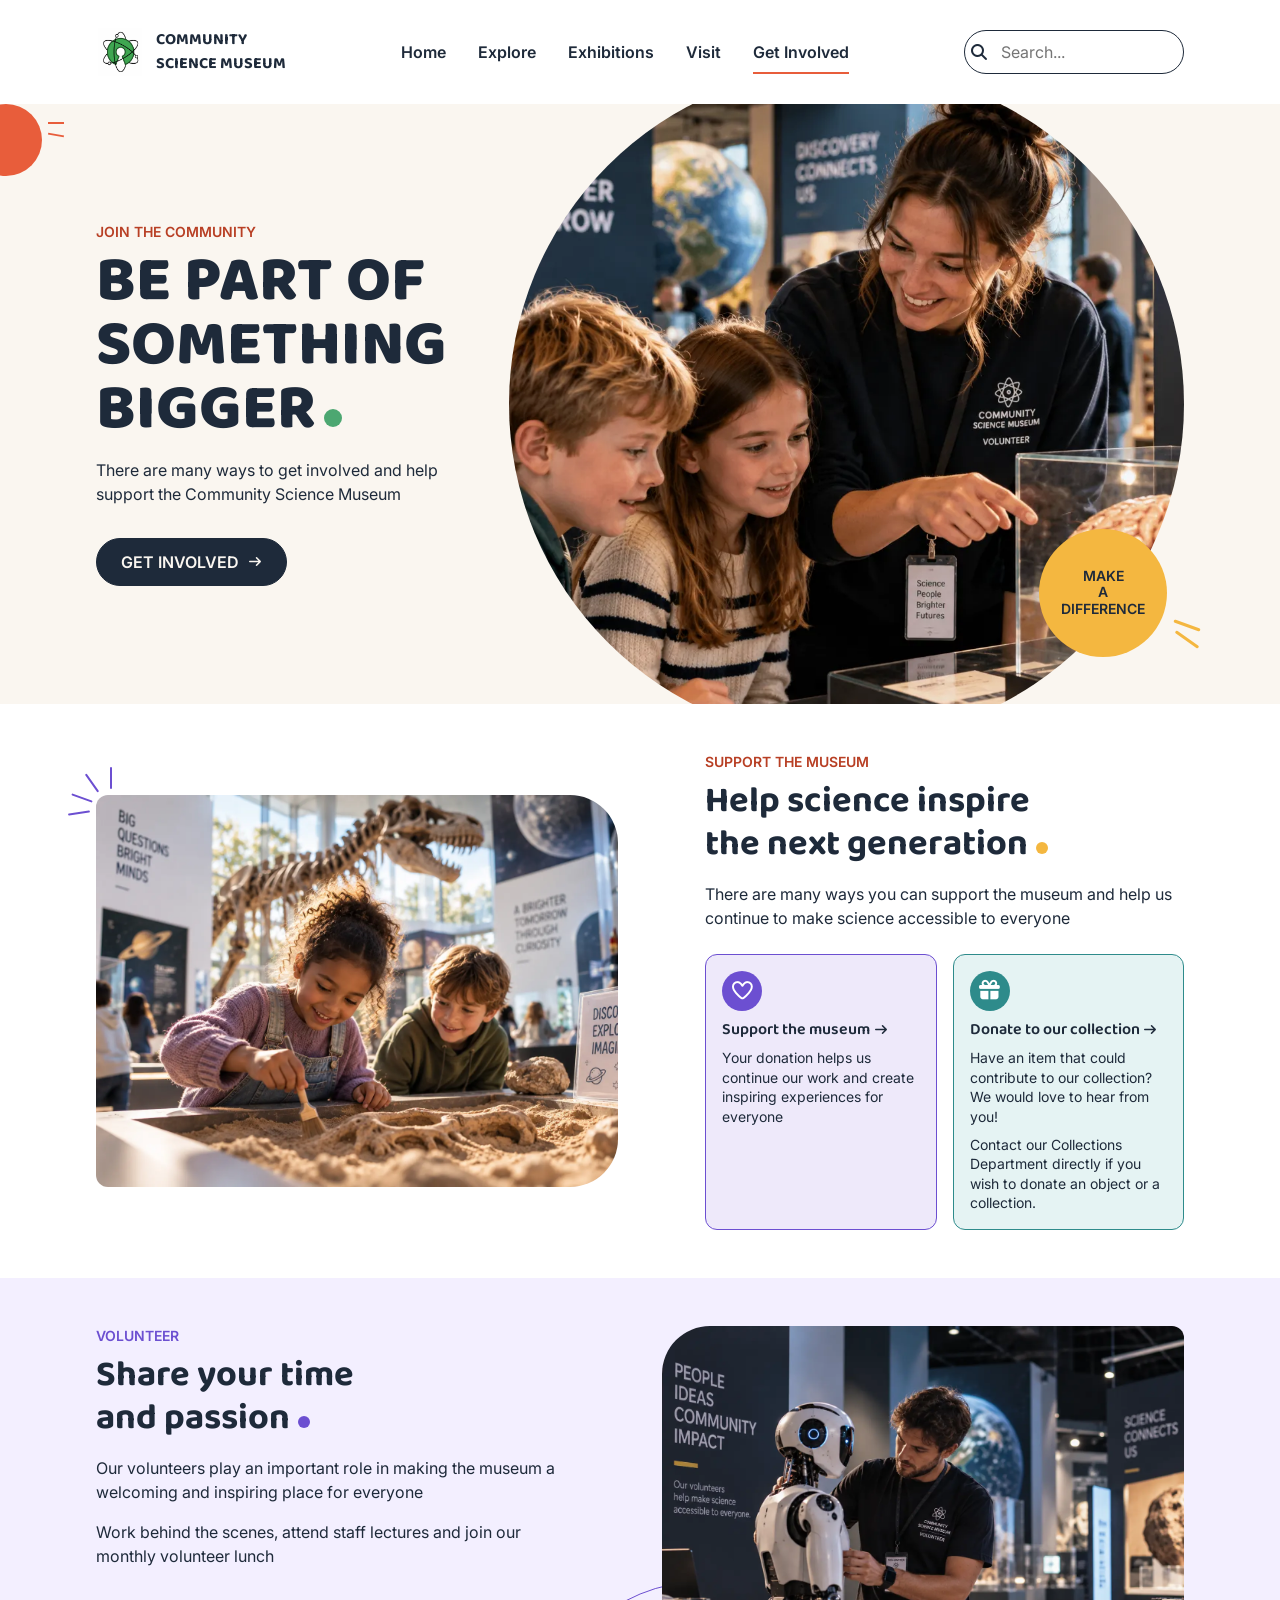
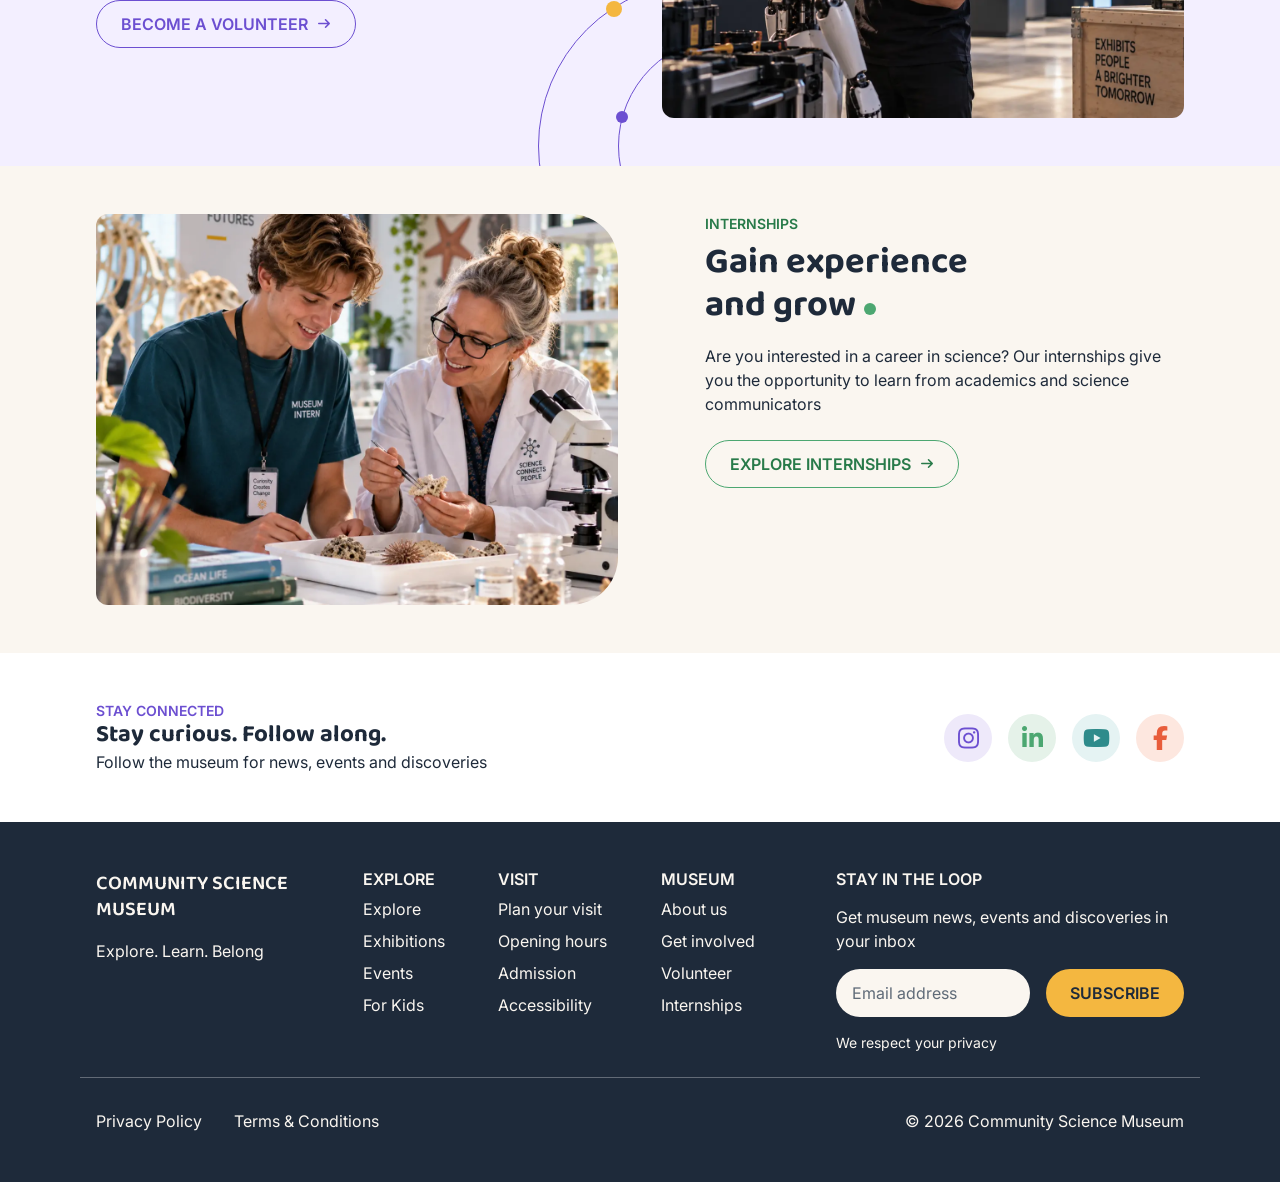
<file: get-involved.html>
<!DOCTYPE html>
<html lang="en">
<head>
    <meta charset="UTF-8">
    <meta name="viewport" content="width=device-width, initial-scale=1.0">
    <title>Community Science Museum | Get Involved</title>
    <meta
        name="description"
        content="Get involved with the Community Science Museum through volunteering, internships, donations and other ways to support the museum."
    />

    <link rel="preconnect" href="https://fonts.googleapis.com"/>
    <link rel="preconnect" href="https://fonts.gstatic.com" crossorigin/>
    <link href="https://fonts.googleapis.com/css2?family=Baloo+2:wght@600;700;800&family=Inter:wght@400;600&display=swap" rel="stylesheet"/>
     <link
        rel="stylesheet"
        href="fontawesome/css/all.min.css"
    />
    <link rel="stylesheet" href="css/styles.css">
</head>
<body>

<header class="site-header">
        <div class="container header-content">
            <a class="site-logo" href="index.html">
                <img src="images/logo.webp" alt="">
                <span>Community<br /> Science Museum</span>
            </a>
            <nav class="main-nav" aria-label="Main navigation">
                <a href="index.html">Home</a>
                <a href="explore.html">Explore</a>
                <a href="exhibitions.html">Exhibitions</a>
                <a href="visit.html">Visit</a>
                <a class="active" href="get-involved.html" aria-current="page">Get Involved</a>
            </nav>
             <form class="search-bar" action="coming-soon.html" method="get">
                <i class="fa-solid fa-magnifying-glass" aria-hidden="true"></i>
                <input 
                    type="search"
                    name="q"
                    placeholder="Search..."
                    aria-label="Search the museum">
            </form>
            <details class="mobile-menu">
                <summary class="menu-toggle" aria-label="Open navigation">
                    <span></span>
                    <span></span>
                    <span></span>
                </summary>
                <nav class="mobile-nav" aria-label="Mobile navigation">
                    <a href="index.html">Home</a>
                    <a href="explore.html">Explore</a>
                    <a href="exhibitions.html">Exhibitions</a>
                    <a href="visit.html">Visit</a>
                    <a class="active" href="get-involved.html" aria-current="page">Get Involved</a>
                </nav>
            </details>
        </div>
    </header>
<main>
    <section class="get-involved-hero">
            <div class="hero-coral-decoration" aria-hidden="true">
                <span></span>
                <span></span>
            </div>
        <div class="container hero-content">
            <div class="hero-text">
                <p class="label">Join the Community</p>
                <h1>
                    BE PART OF<br />
                    SOMETHING<br />
                    BIGGER<span class="hero-dot"></span>
                </h1>
                <p class="hero-description">
                    There are many ways to get involved and help support the Community Science Museum
                </p>
                <a class="btn-primary" href="coming-soon.html">
                    Get involved
                    <i class="fa-solid fa-arrow-right" aria-hidden="true"></i>
                </a>
            </div>
            <div class="hero-visual">
                <div class="hero-image">
                    <picture>
                        <source
                            media="(max-width: 767px)"
                            srcset="images/get-involved/get-involved-hero-mobile.webp"
                        >
                        <img
                            src="images/get-involved/get-involved-hero.webp"
                            alt="Volunteers taking part in activities at the Community Science Museum"
                            width="1364"
                            height="1024"
                            fetchpriority="high"
                        >
                    </picture>
                </div>
                <div class="get-involved-hero-badge hero-badge">
                    <span class="badge-text">MAKE<br />A<br />DIFFERENCE</span>
                    <span class="badge-ray badge-ray-one" aria-hidden="true"></span>
                    <span class="badge-ray badge-ray-two" aria-hidden="true"></span>
                </div>
            </div>
        </div>
    </section>
    <section class="support-museum" id="support">
        <div class="container support-museum-content">
            
            <div class="support-image">
                <div class="kids-image-decoration" aria-hidden="true">
                <span></span>
                <span></span>
                <span></span>
                <span></span>
            </div>
            <picture>
                <source
                    media="(max-width: 767px)"
                    srcset="images/get-involved/get-involved-support-mobile.webp"
                >
                <img
                    src="images/get-involved/get-involved-support.webp"
                    alt="Visitors enjoying an interactive science exhibition"
                    width="1364"
                    height="1024"
                    loading="lazy"
                >
            </picture>
        </div>
            <div class="support-text">
                <p class="label">Support the Museum</p>
                <h2>
                    Help science inspire<br />
                    the next generation<span class="heading-dot heading-dot-yellow" aria-hidden="true"></span>
                </h2>
                <p>
                    There are many ways you can support the museum and help us continue to make science accessible to everyone
                </p>
                <div class="support-options">
                    <article class="support-option">
                        <div class="support-icon">
                            <i class="fa-regular fa-heart" aria-hidden="true"></i>
                        </div>
                        <h3>
                            <a class="support-option-link" href="coming-soon.html">
                                Support the museum
                                <i class="fa-solid fa-arrow-right" aria-hidden="true"></i>
                            </a>
                        </h3>
                        <p>
                            Your donation helps us continue our work and create inspiring experiences for everyone
                        </p>
                    </article>
                    <article class="support-option">
                        <div class="support-icon">
                            <i class="fa-solid fa-gift" aria-hidden="true"></i>
                        </div>
                        <h3>
                            <a class="support-option-link" href="coming-soon.html">
                                Donate to our collection
                                <i class="fa-solid fa-arrow-right" aria-hidden="true"></i>
                            </a>
                        </h3>
                        <p>Have an item that could contribute to our collection? We would love to hear from you!</p>
                        <p> Contact our Collections Department directly if you wish to donate an object or a collection. </p>
                    </article>
                </div>
            </div>
        </div>
    </section>
    <section class="volunteer-section" id="volunteer">
        <div class="container volunteer-content">
            <div class="volunteer-text">
                <p class="label">Volunteer</p>
                <h2>
                    Share your time<br />
                    and passion<span class="heading-dot heading-dot-purple" aria-hidden="true"></span>
                </h2>
                <p>
                    Our volunteers play an important role in making the museum a welcoming and inspiring place for everyone
                </p>
                <p>
                    Work behind the scenes, attend staff lectures and join our monthly volunteer lunch
                </p>
                <a class="btn-secondary" href="coming-soon.html">
                    Become a volunteer
                    <i class="fa-solid fa-arrow-right" aria-hidden="true"></i>
                </a>
            </div>
            <div class="volunteer-image">
            <picture>
                <source
                    media="(max-width: 767px)"
                    srcset="images/get-involved/get-involved-volunteer-mobile.webp"
                >
                <img
                    src="images/get-involved/get-involved-volunteer.webp"
                    alt="Museum volunteer helping with a science activity"
                    width="1402"
                    height="1053"
                    loading="lazy"
                >
            </picture>
        </div>
        <div class="volunteer-decoration" aria-hidden="true">
            <div class="volunteer-orbit-outer"></div>
            <div class="volunteer-orbit-inner"></div>
            <span class="volunteer-yellow-dot"></span>
            <span class="volunteer-purple-dot"></span>
        </div>
    </div>
    </section>
    <section class="internship-section" id="internships">
        <div class="container internship-content">
        <div class="internship-image">
            <picture>
                <source
                    media="(max-width: 767px)"
                    srcset="images/get-involved/get-involved-internships-mobile.webp"
                >
                <img
                    src="images/get-involved/get-involved-internships.webp"
                    alt="Young intern gaining experience at the science museum"
                    width="1254"
                    height="941"
                    loading="lazy"
                >
            </picture>
        </div>
        <div class="internship-text">
            <p class="label">Internships</p>
            <h2>
                Gain experience<br />
                and grow<span class="heading-dot heading-dot-green" aria-hidden="true"></span>
            </h2>
            <p>
                Are you interested in a career in science?
                Our internships give you the opportunity to learn from academics and science communicators
            </p>
            <a class="btn-secondary" href="coming-soon.html">
                Explore internships
                <i class="fa-solid fa-arrow-right" aria-hidden="true"></i>
            </a>
        </div>
    </div>
</section>

</main>

    <section class="stay-connected">
        <div class="container stay-connected-content">
            <div>
                <p class="label">Stay Connected</p>
                <h2>Stay curious. Follow along.</h2>
                <p>Follow the museum for news, events and discoveries</p>
            </div>

            <div class="social-links">
                <a class="social-link instagram" href="coming-soon.html" aria-label="Instagram">
                    <i class="fa-brands fa-instagram" aria-hidden="true"></i>
                </a>
                <a class="social-link linkedin" href="coming-soon.html" aria-label="LinkedIn">
                    <i class="fa-brands fa-linkedin-in" aria-hidden="true"></i>
                </a>
                <a class="social-link youtube" href="coming-soon.html" aria-label="YouTube">
                    <i class="fa-brands fa-youtube" aria-hidden="true"></i>
                </a>
                <a class="social-link facebook" href="coming-soon.html" aria-label="Facebook">
                    <i class="fa-brands fa-facebook-f" aria-hidden="true"></i>
                </a>
            </div>
        </div>
    </section>

    <footer class="site-footer">
        <div class="container footer-content">
            <div class="footer-brand">
                <p class="footer-brand-name">COMMUNITY SCIENCE<br /> MUSEUM</p>
                <p>Explore. Learn. Belong</p>
            </div>
            <div class="footer-links">
                <div>
                    <h2>EXPLORE</h2>
                    <a href="explore.html">Explore</a>
                    <a href="exhibitions.html">Exhibitions</a>
                    <a href="coming-soon.html">Events</a>
                    <a href="explore.html#kids">For Kids</a>
                </div>
                <div>
                    <h2>VISIT</h2>
                    <a href="visit.html">Plan your visit</a>
                    <a href="visit.html#opening-hours">Opening hours</a>
                    <a href="visit.html#admission">Admission</a>
                    <a href="visit.html#accessibility">Accessibility</a>
                </div>
                <div>
                    <h2>MUSEUM</h2>
                    <a href="coming-soon.html">About us</a>
                    <a href="get-involved.html">Get involved</a>
                    <a href="get-involved.html#volunteer">Volunteer</a>
                    <a href="get-involved.html#internships">Internships</a>
                </div>
            </div>
            <div class="newsletter">
                <h2>STAY IN THE LOOP</h2>
                <p>Get museum news, events and discoveries in your inbox</p>
                <form class="newsletter-form" action="coming-soon.html" method="get">
                    <input
                        type="email"
                        placeholder="Email address"
                        aria-label="Email address"
                        required
                    >
                    <button type="submit">SUBSCRIBE</button>
                </form>     
                <p class="small-text">We respect your privacy</p>
            </div>
        </div>
            <div class="container footer-bottom">
                <div>
                    <a href="coming-soon.html">Privacy Policy</a>
                    <a href="coming-soon.html">Terms & Conditions</a>
                </div>
                <p>&copy; 2026 Community Science Museum</p>
            </div>
    </footer>
</body>
</html>
</file>
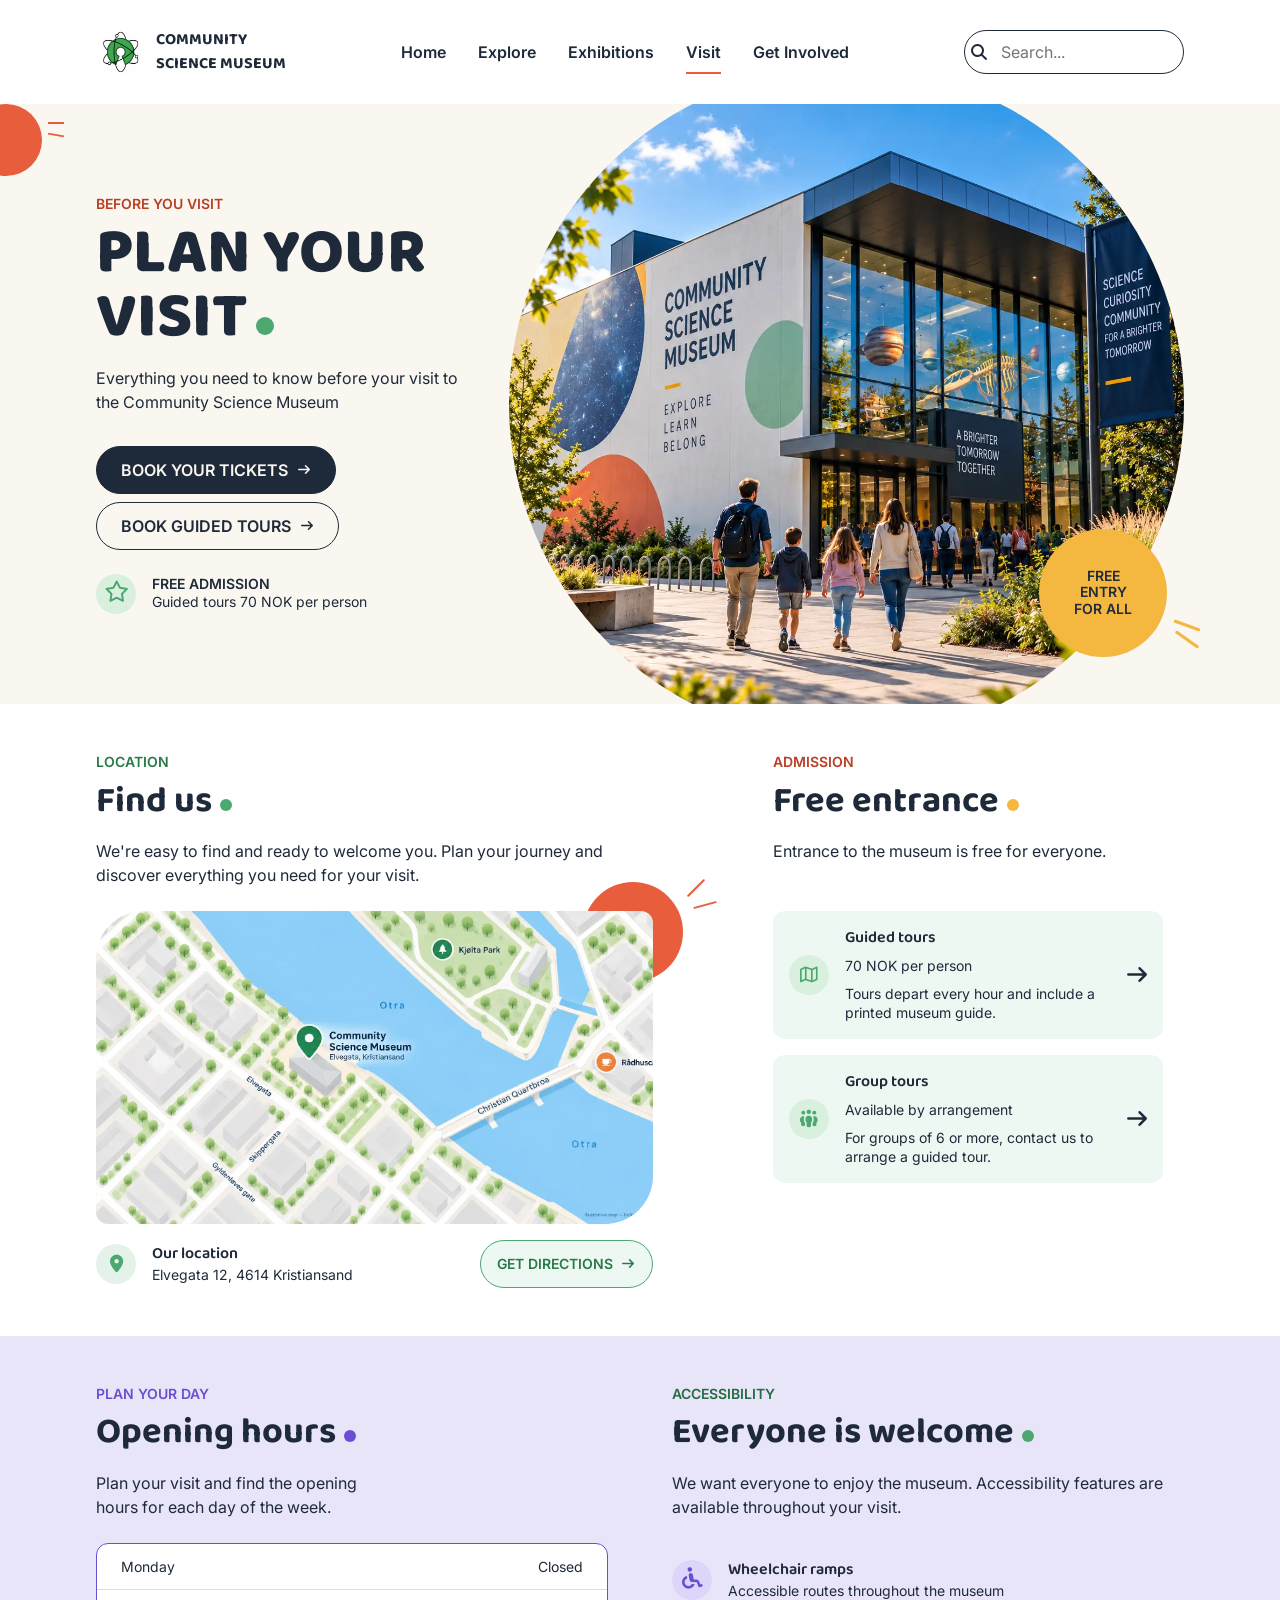
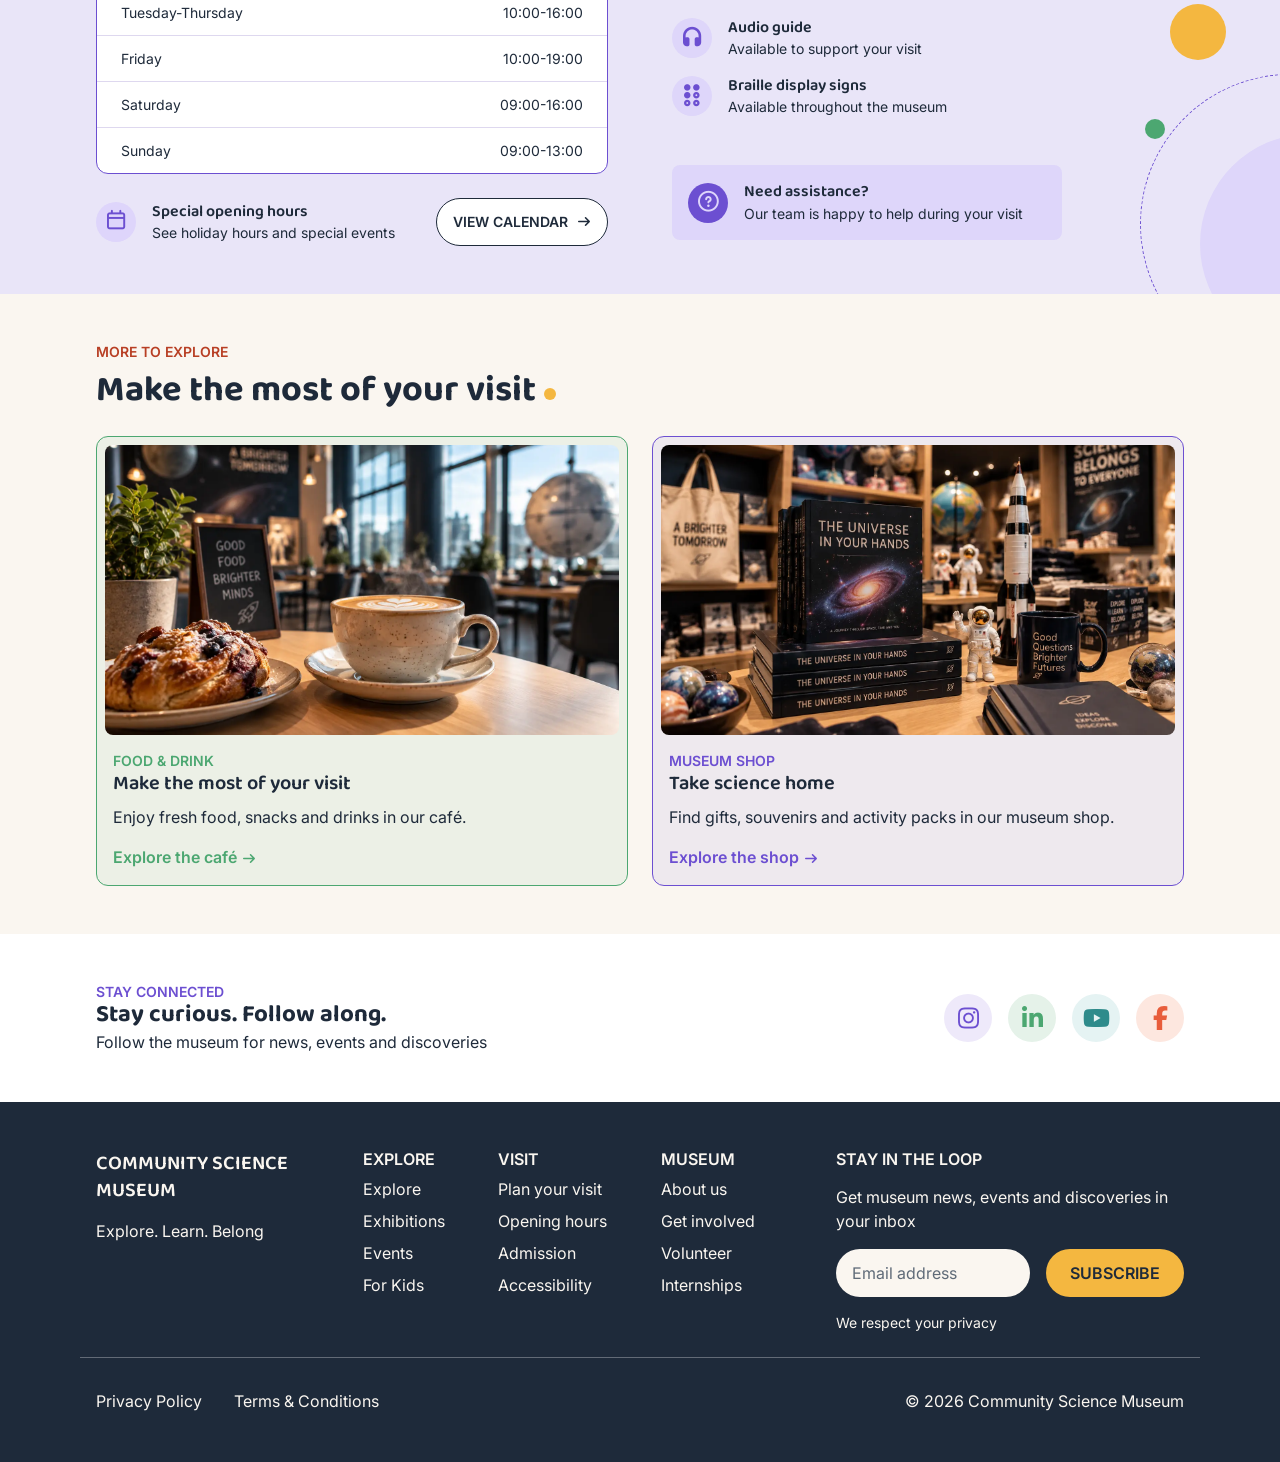
<file: visit.html>
<!DOCTYPE html>
<html lang="en">
<head>
    <meta charset="UTF-8">
    <meta name="viewport" content="width=device-width, initial-scale=1.0">
    <title>Community Science Museum | Visit</title>
    <meta
        name="description"
        content="Plan your visit to the Community Science Museum with opening hours, admission information, accessibility, food, shop and location details."
    />

    <link rel="preconnect" href="https://fonts.googleapis.com"/>
    <link rel="preconnect" href="https://fonts.gstatic.com" crossorigin/>
    <link href="https://fonts.googleapis.com/css2?family=Baloo+2:wght@600;700;800&family=Inter:wght@400;600&display=swap" rel="stylesheet"/>
     <link
        rel="stylesheet"
        href="fontawesome/css/all.min.css"
    />
    <link rel="stylesheet" href="css/styles.css">
</head>

<body>

<header class="site-header">
        <div class="container header-content">
            <a class="site-logo" href="index.html">
                <img src="images/logo.webp" alt="">
                <span>Community<br /> Science Museum</span>
            </a>
            <nav class="main-nav" aria-label="Main navigation">
                <a href="index.html">Home</a>
                <a href="explore.html">Explore</a>
                <a href="exhibitions.html">Exhibitions</a>
                <a class="active" href="visit.html" aria-current="page">Visit</a>
                <a href="get-involved.html">Get Involved</a>
            </nav>
             <form class="search-bar" action="coming-soon.html" method="get">
                <i class="fa-solid fa-magnifying-glass" aria-hidden="true"></i>
                <input 
                    type="search"
                    name="q"
                    placeholder="Search..."
                    aria-label="Search the museum">
            </form>
            <details class="mobile-menu">
                <summary class="menu-toggle" aria-label="Open navigation">
                    <span></span>
                    <span></span>
                    <span></span>
                </summary>
                <nav class="mobile-nav" aria-label="Mobile navigation">
                    <a href="index.html">Home</a>
                    <a href="explore.html">Explore</a>
                    <a href="exhibitions.html">Exhibitions</a>
                    <a class="active" href="visit.html" aria-current="page">Visit</a>
                    <a href="get-involved.html">Get Involved</a>
                </nav>
            </details>
        </div>
    </header>
    <main>
    <section class="visit-hero">

        <div class="hero-coral-decoration" aria-hidden="true">
            <span></span>
            <span></span>
        </div>

        <div class="container hero-content">

            <div class="hero-text">
                <p class="label">
                    <span class="visit-label-desktop">Before you visit</span>
                    <span class="visit-label-mobile">Visit</span>
                </p>
                <h1>
                    Plan your<br />
                    visit<span class="hero-dot"></span>
                </h1>

                <p class="hero-description">
                    Everything you need to know before your visit to the Community Science Museum
                </p>
                <a class="btn-primary" href="coming-soon.html">
                    Book your tickets
                    <i class="fa-solid fa-arrow-right" aria-hidden="true"></i>
                </a>
                <a class="btn-secondary" href="#admission">
                    Book guided tours
                    <i class="fa-solid fa-arrow-right" aria-hidden="true"></i>
                </a>
                <div class="visit-hero-info">
                    <div class="visit-hero-info-icon">
                        <i class="fa-regular fa-star" aria-hidden="true"></i>
                    </div>
                <div>
                    <p class="visit-hero-info-title">FREE ADMISSION</p>
                    <p class="visit-hero-info-text">Guided tours 70 NOK per person</p>
                </div>
            </div>
        </div>  
            <div class="hero-visual">

                <div class="hero-image">
                    <picture>
                        <source
                            media="(max-width: 767px)"
                            srcset="images/visit/visit-hero-mobile.webp"
                        >
                    <img
                    src="images/visit/visit-hero.webp"
                    alt="Visitors exploring the Community Science Museum"
                    width="1254"
                    height="941"
                    fetchpriority="high"
                    >
                </picture>
            </div>
                <div class="visit-hero-badge hero-badge">
                    <span class="badge-text">FREE<br />ENTRY<br />FOR ALL</span>
                    <span class="badge-ray badge-ray-one" aria-hidden="true"></span>
                    <span class="badge-ray badge-ray-two" aria-hidden="true"></span>
                </div>
            </div>
        </div>
    </section>
    <section class="visit-information">
        <div class="container visit-information-grid">
            <div class="visit-location" id="location">
                <p class="label">Location</p>
                <h2>
                    Find us<span class="heading-dot heading-dot-green" aria-hidden="true"></span>
                </h2>
                <p class="visit-info-text">
                    We're easy to find and ready to welcome you.
                    Plan your journey and discover everything you need for your visit.
                </p>
                <div class="location-decoration" aria-hidden="true">
                    <span></span>
                    <span></span>
                </div>
            <div class="visit-map">
                <picture>
                    <source
                        media="(max-width: 767px)"
                        srcset="images/visit/visit-map-mobile.webp"
                >
                <img
                    src="images/visit/visit-map.webp"
                    alt="Map showing the location of the Community Science Museum"
                    width="1266"
                    height="887"
                    loading="lazy"
                >
            </picture>
        </div>
            <div class="location-details">
                <div class="location-icon">
                    <i class="fa-solid fa-location-dot" aria-hidden="true"></i>
                </div>
                <div>
                    <h3>Our location</h3>
                    <p>Elvegata 12, 4614 Kristiansand</p>
                </div>
                <a class="btn-secondary" href="coming-soon.html">
                    Get directions
                    <i class="fa-solid fa-arrow-right" aria-hidden="true"></i>
                </a>
            </div>
        </div>
            <div class="visit-admission" id="admission">
                <p class="label">Admission</p>
                <h2>
                    Free entrance<span class="heading-dot heading-dot-yellow" aria-hidden="true"></span>
                </h2>
                <p class="visit-info-text">
                    Entrance to the museum is free for everyone.
                </p>
                <div class="admission-options">
                    <a class="admission-option" href="coming-soon.html">
                        <div class="admission-icon">
                            <i class="fa-regular fa-map" aria-hidden="true"></i>
                        </div>
                        <div>
                            <h3>Guided tours</h3>
                            <p>70 NOK per person</p>
                            <p>Tours depart every hour and include a printed museum guide.</p>
                        </div>
                        <i class="fa-solid fa-arrow-right admission-arrow" aria-hidden="true"></i>
                    </a>
                    <a class="admission-option" href="coming-soon.html">
                        <div class="admission-icon">
                            <i class="fa-solid fa-people-group" aria-hidden="true"></i>
                        </div>
                        <div>
                            <h3>Group tours</h3>
                            <p>Available by arrangement</p>
                            <p>For groups of 6 or more, contact us to arrange a guided tour.</p>
                        </div>
                        <i class="fa-solid fa-arrow-right admission-arrow" aria-hidden="true"></i>
                    </a>
                </div>
            </div>
        </div>
    </section>
    <section class="visit-planning">
        <div class="container visit-planning-grid">
            <div class="opening-hours" id="opening-hours">
                <p class="label">Plan Your Day</p>
                <h2>
                    Opening hours<span class="heading-dot heading-dot-purple" aria-hidden="true"></span>
                </h2>
                <p class="visit-info-text">
                    Plan your visit and find the opening hours for each day of the week.
                </p>
                <div class="opening-hours-card">
                    <div class="opening-hours-row">
                        <span>Monday</span>
                        <span>Closed</span>
                    </div>
                    <div class="opening-hours-row">
                        <span>Tuesday-Thursday</span>
                        <span>10:00-16:00</span>
                    </div>
                    <div class="opening-hours-row">
                        <span>Friday</span>
                        <span>10:00-19:00</span>
                    </div>
                    <div class="opening-hours-row">
                        <span>Saturday</span>
                        <span>09:00-16:00</span>
                    </div>
                    <div class="opening-hours-row">
                        <span>Sunday</span>
                        <span>09:00-13:00</span>
                    </div>
                </div>
                <div class="special-hours">
                    <div class="special-hours-icon">
                        <i class="fa-regular fa-calendar" aria-hidden="true"></i>
                    </div>
                    <div>
                        <h3>Special opening hours</h3>
                        <p>See holiday hours and special events</p>
                    </div>
                    <a class="btn-secondary" href="coming-soon.html">
                        View calendar
                        <i class="fa-solid fa-arrow-right" aria-hidden="true"></i>
                    </a>
                </div>
            </div>
            <div class="visit-accessibility" id="accessibility">
                <p class="label">Accessibility</p>
                <h2>
                    Everyone is welcome<span class="heading-dot heading-dot-green" aria-hidden="true"></span>
                </h2>
                <p class="visit-info-text">
                    We want everyone to enjoy the museum. Accessibility features are available throughout your visit.
                </p>
                <div class="accessibility-list">
                    <div class="accessibility-item">
                        <div class="accessibility-icon">
                            <i class="fa-solid fa-wheelchair" aria-hidden="true"></i>
                        </div>
                        <div>
                            <h3>Wheelchair ramps</h3>
                            <p>Accessible routes throughout the museum</p>
                        </div>
                    </div>
                    <div class="accessibility-item">
                        <div class="accessibility-icon">
                            <i class="fa-solid fa-headphones" aria-hidden="true"></i>
                        </div>
                        <div>
                            <h3>Audio guide</h3>
                            <p>Available to support your visit</p>
                        </div>
                    </div>
                    <div class="accessibility-item">
                        <div class="accessibility-icon">
                            <i class="fa-solid fa-braille" aria-hidden="true"></i>
                        </div>
                        <div>
                            <h3>Braille display signs</h3>
                            <p>Available throughout the museum</p>
                        </div>
                    </div>
                    <div class="assistance-card">
                        <div class="accessibility-icon">
                            <i class="fa-regular fa-circle-question" aria-hidden="true"></i>
                        </div>
                        <div>
                            <h3>Need assistance?</h3>
                            <p>Our team is happy to help during your visit</p>
                        </div>
                    <div class="planning-decoration" aria-hidden="true">
                        <div class="planning-orbit"></div>
                        <span class="planning-circle"></span>
                        <span class="planning-dot planning-dot-yellow"></span>
                        <span class="planning-dot planning-dot-green"></span>
                    </div>
                    </div>
                </div>
            </div>
        </div>
    </section>
    <section class="visit-more">
        <div class="container">
            <div class="section-heading">
                <p class="label">More to Explore</p>
                <h2>
                    Make the most of your visit<span class="heading-dot heading-dot-yellow" aria-hidden="true"></span>
                </h2>
            </div>
            <div class="visit-more-grid">
                <article class="visit-more-card food-card">
                <picture>
                    <source
                        media="(max-width: 767px)"
                        srcset="images/visit/visit-cafe-mobile.webp"
                    >
                    <img
                        src="images/visit/visit-cafe.webp"
                        alt="Museum cafe with seating and refreshments"
                        width="1536"
                        height="864"
                        loading="lazy"
                    >
                </picture>

                    <div class="visit-more-content">
                        <p class="label">Food & Drink</p>
                        <h3>Make the most of your visit</h3>
                        <p>
                            Enjoy fresh food, snacks and drinks in our café.
                        </p>
                        <a class="text-link" href="coming-soon.html">
                            Explore the café
                            <i class="fa-solid fa-arrow-right" aria-hidden="true"></i>                        
                        </a>
                    </div>
                </article>
            <article class="visit-more-card shop-card">
                <picture>
                    <source
                        media="(max-width: 767px)"
                        srcset="images/visit/visit-shop-mobile.webp"
                    >
                    <img 
                        src="images/visit/visit-shop.webp"
                        alt="Community Science Museum shop with gifts and souvenirs"
                        width="1536"
                        height="864"
                        loading="lazy"
                    >
                </picture>
        
                    <div class="visit-more-content">
                        <p class="label">Museum shop</p>
                        <h3>Take science home</h3>
                        <p>
                            Find gifts, souvenirs and activity packs in our museum shop.
                        </p>
                        <a class="text-link" href="coming-soon.html">
                            Explore the shop
                            <i class="fa-solid fa-arrow-right" aria-hidden="true"></i>
                        </a>
                    </div>
                </article>
            </div>
        </div>
    </section>
    </main>
    <section class="stay-connected">
        <div class="container stay-connected-content">
            <div>
                <p class="label">Stay Connected</p>
                <h2>Stay curious. Follow along.</h2>
                <p>Follow the museum for news, events and discoveries</p>
            </div>

            <div class="social-links">
                <a class="social-link instagram" href="coming-soon.html" aria-label="Instagram">
                    <i class="fa-brands fa-instagram" aria-hidden="true"></i>
                </a>
                <a class="social-link linkedin" href="coming-soon.html" aria-label="LinkedIn">
                    <i class="fa-brands fa-linkedin-in" aria-hidden="true"></i>
                </a>
                <a class="social-link youtube" href="coming-soon.html" aria-label="YouTube">
                    <i class="fa-brands fa-youtube" aria-hidden="true"></i>
                </a>
                <a class="social-link facebook" href="coming-soon.html" aria-label="Facebook">
                    <i class="fa-brands fa-facebook-f" aria-hidden="true"></i>
                </a>
            </div>
        </div>
    </section>

    <footer class="site-footer">
        <div class="container footer-content">
            <div class="footer-brand">
                <p class="footer-brand-name">COMMUNITY SCIENCE<br /> MUSEUM</p>
                <p>Explore. Learn. Belong</p>
            </div>
            <div class="footer-links">
                <div>
                    <h2>EXPLORE</h2>
                    <a href="explore.html">Explore</a>
                    <a href="exhibitions.html">Exhibitions</a>
                    <a href="coming-soon.html">Events</a>
                    <a href="explore.html#kids">For Kids</a>
                </div>
                <div>
                    <h2>VISIT</h2>
                    <a href="visit.html">Plan your visit</a>
                    <a href="visit.html#opening-hours">Opening hours</a>
                    <a href="visit.html#admission">Admission</a>
                    <a href="visit.html#accessibility">Accessibility</a>
                </div>
                <div>
                    <h2>MUSEUM</h2>
                    <a href="coming-soon.html">About us</a>
                    <a href="get-involved.html">Get involved</a>
                    <a href="get-involved.html#volunteer">Volunteer</a>
                    <a href="get-involved.html#internships">Internships</a>
                </div>
            </div>
            <div class="newsletter">
                <h2>STAY IN THE LOOP</h2>
                <p>Get museum news, events and discoveries in your inbox</p>
                <form class="newsletter-form" action="coming-soon.html" method="get">
                    <input
                        type="email"
                        placeholder="Email address"
                        aria-label="Email address"
                        required
                    >
                    <button type="submit">SUBSCRIBE</button>
                </form>     
                <p class="small-text">We respect your privacy</p>
            </div>
        </div>
            <div class="container footer-bottom">
                <div>
                    <a href="coming-soon.html">Privacy Policy</a>
                    <a href="coming-soon.html">Terms & Conditions</a>
                </div>
                <p>&copy; 2026 Community Science Museum</p>
            </div>
    </footer>
</body>
</html>
</file>
<file: css/styles.css>
:root {
    --color-navy: #1e2a3a;
    --color-background: #faf6f0;
    --color-border: #e5e2d9;
    --color-text-secondary: #5f6b78;

    --color-coral: #e85d3b;
    --color-purple: #6c4fd1;
    --color-green: #4ca771;
    --color-teal: #2e8b8b;
    --color-yellow: #f4b740;

    --color-coral-text: #b83f24;
    --color-green-text: #287a49;
    --color-teal-text: #216969;
    --color-yellow-text: #856000;

    --space-1: 8px;
    --space-2: 16px;
    --space-3: 24px;
    --space-4: 32px;
    --space-5: 48px;
    --space-6: 64px;
}

/* Base Styles */

* {
    box-sizing: border-box;
}

img {
    max-width: 100%;
    display: block;
}

/* Global Typography */

body {
    margin: 0;
    font-family: 'Inter', sans-serif;
    font-size: 1rem;
    line-height: 1.5;
    background-color: var(--color-background);
    color: var(--color-navy);
}

h1,
h2,
h3 {
    font-family: "Baloo 2", sans-serif;
    margin: 0;
}

h1 {
    font-size: 2.25rem;
    line-height: 1.06;
    font-weight: 800;
}

h2 {
    font-size: 1.5rem;
    line-height: 1.2;
    font-weight: 700;
}

h3 {
    font-size: 1.25rem;
    line-height: 1.33;
    font-weight: 600;
}

p {
    margin: 0;
}

.small-text {
    font-size: 0.875rem;
    line-height: 1.4;
}

.label {
    font-size: 0.875rem;
    line-height: 1.4;
    font-weight: 600;
}

/* Layout */

.container {
    width: 100%;
    margin: 0 auto;
    padding: 0 var(--space-3);
}

.section {
    padding: var(--space-5) 0;
}

/* Header */

.site-header {
    background-color: #ffffff;
    padding: var(--space-2) 0;
}

.header-content {
    display: flex;
    justify-content: space-between;
    align-items: center;
}

.site-logo {
    display: flex;
    align-items: center;
    gap: var(--space-1);
    color: var(--color-navy);
    text-decoration: none;
    text-transform: uppercase;
}

.site-logo img {
    height: 36px;
    width: 36px;
    object-fit: contain;
}

.site-logo span {
    font-family: "Baloo 2", sans-serif;
    font-size: 1rem;
    font-weight: 700;
}

.menu-toggle {
    display: flex;
    flex-direction: column;
    gap: 5px;
    padding: var(--space-2);
    background: none;
    border: none;
    cursor: pointer;
}

.menu-toggle span {
    width: 24px;
    height: 2px;
    background-color: var(--color-navy);
}

.mobile-menu {
    display: none;
}

.mobile-menu summary {
    list-style: none;
    cursor: pointer;
}

.mobile-menu summary::-webkit-details-marker {
    display: none;
}

.mobile-nav {

    position: absolute;
    top: 100%;
    right: 0;
    z-index: 10;
    display: flex;
    flex-direction: column;
    gap: 16px;
    width: 180px;
    padding: 20px;
    background-color: var(--color-background);
    border: 1px solid var(--color-border);
    border-radius: 12px;
    box-shadow: 0 4px 12px rgba(30, 42, 58, 0.15);
}

.mobile-nav a {
    color: var(--color-navy);
    text-decoration: none;
    font-weight: 600;
}

.mobile-nav a.active {
    color: var(--color-coral-text);
    font-weight: 700;
    border-bottom: 2px solid var(--color-coral-text);
    padding-bottom: 4px;
    width: max-content;
}

/* Navigation */

.main-nav {
    display: none;
}

.main-nav a {
    position: relative;
    color: var(--color-navy);
    text-decoration: none;
    font-size: 1rem;
    font-weight: 600;
}

.main-nav a.active::after {
    content: "";
    position: absolute;
    left: 0;
    right: 0;
    bottom: -10px;
    height: 2px;
    background-color: var(--color-coral);
}


.search-bar {
    display: none;
}

/* Buttons and links */

.btn-primary,
.btn-secondary {
    display: inline-flex;
    align-items: center;
    justify-content: center;
    gap: 8px;
    min-height: 48px;
    padding: 0 24px;
    border-radius: 999px;
    text-decoration: none;
    font-size: 1rem;
    font-weight: 600;
    line-height: 1;
    text-transform: uppercase;
}

.btn-primary {
    background-color: var(--color-navy);
    color: var(--color-background);
    border: 1px solid var(--color-navy);
}

.btn-secondary {
    background-color: var(--color-background);
    color: var(--color-navy);
    border: 1px solid var(--color-navy);
}

.text-link {
    color: var(--color-navy);
    text-decoration: none;
    font-weight: 600;
    font-size: 1rem;
}

.fa-arrow-right {
    font-size: 0.75rem;
}

/* HOME - Hero */

.home-hero {
    position: relative;
    padding: var(--space-5) 0;
}

.hero-coral-decoration {
    display: none;
}

.hero-content {
    display: flex;
    flex-direction: column;
    gap: var(--space-4);
}

.hero-text {
    display: flex;
    flex-direction: column;
    align-items: flex-start;
}

.home-hero .label {
    color: var(--color-purple);
    text-transform: uppercase;
    margin-bottom: var(--space-1);
}

.home-hero h1 {
    margin-bottom: var(--space-2);
}

.hero-dot {
    display: inline-block;
    width: 18px;
    height: 18px;
    margin-left: var(--space-1);
    border-radius: 50%;
    background-color: var(--color-yellow);
}

.hero-stats {
    display: flex;
    align-items: center;
    gap: var(--space-2);
    margin-top: var(--space-4);
}

.hero-star {
    width: 48px;
    height: 48px;
    flex-shrink: 0;
    display: flex;
    align-items: center;
    justify-content: center;
    border-radius: 50%;
    background-color: #eee9fa;
    color: var(--color-purple);
    font-size: 1.5rem;
}

.stat-number {
    font-family: "Baloo 2", sans-serif;
    font-size: 1.5rem;
    font-weight: 700;
    line-height: 1;
}

.stat-caption {
    font-size: 0.875rem;
    line-height: 1.4;
}

.hero-description {
    max-width: 24rem;
    margin-bottom: var(--space-4);

}
.hero-visual {
    position: relative;
}

.hero-image {
    overflow: hidden;
    border-radius: 32px;
}

.hero-badge {
    --badge-color: var(--color-green);
    position: absolute;
    display: flex;
    align-items: center;
    justify-content: center;
    width: 128px;
    height: 128px;
    border-radius: 50%;
    background-color: var(--badge-color);
    text-align: center;
}

.badge-text {
    font-family: "Inter", sans-serif;
    font-size: 0.875rem;
    line-height: 1.2;
    font-weight: 600;
    color: var(--color-navy);
    text-align: center;
    text-transform: uppercase;
}

.explore-hero-badge .badge-text,
.exhibitions-hero-badge .badge-text {
    color: #080f16;
}

.badge-ray {
    position: absolute;
    width: 28px;
    height: 3px;
    border-radius: 4px;
    right: -34px;
    background-color: var(--badge-color);
}

.badge-ray-one {
    bottom: 30px;
    transform: rotate(20deg);
}

.badge-ray-two {
    bottom: 16px;
    transform: rotate(35deg);
}

.explore-hero-badge,
.exhibitions-hero-badge {
    --badge-color: var(--color-teal)
}

.visit-hero-badge,
.get-involved-hero-badge {
    --badge-color: var(--color-yellow);
}

.hero-image img {
    width: 100%;
    height: 280px;
    object-fit: cover;
}

/* HOME - Featured Exhibitions */

.featured-exhibitions {
    background-color: #ffffff;
    padding: var(--space-5) 0;
}

.featured-exhibitions .section-heading {
    margin-bottom: var(--space-3);
}

.featured-exhibitions .label {
    color: var(--color-coral-text);
    text-transform: uppercase;
    margin-bottom: var(--space-1);
}

.exhibition-cards {
    display: flex;
    flex-direction: column;
    gap: var(--space-3);
    margin-bottom: var(--space-3);
}

.exhibition-card {
    border: 1px solid;
    border-radius: 12px;
    overflow: hidden;
}

.exhibition-card img {
    width: calc(100% - 16px);
    margin: 8px 8px 0;
    height: 220px;
    object-fit: cover;
    border-radius: 8px;
}

.card-content {
    padding: var(--space-2);
}

.card-content .label {
    margin-bottom: var(--space-1);
}

.cosmology-card {
    border-color: var(--color-purple);
    background-color: #eee9ff;
}

.cosmology-card .label {
    color: var(--color-purple);
}

.evolution-card {
    border-color: var(--color-green);
    background-color: #e6f4ea;
}

.evolution-card .label {
    color: var(--color-green-text);
}

.robotics-card {
    border-color: var(--color-yellow);
    background-color: #fff3d6;
}

.robotics-card .label {
    color: var(--color-navy);
}

/* HOME - Museum for Everyone */

.museum-for-everyone {
    background-color: var(--color-navy);
    color: var(--color-background);
    padding: var(--space-5) 0;
}

.museum-for-everyone-content {
    display: flex;
    flex-direction: column;
    gap: var(--space-5);
}

.museum-for-everyone-image {
    overflow: hidden;
    border-radius: 48px 12px 48px 48px;
}

.museum-for-everyone-image img {
    width: 100%;
    height: auto;
    aspect-ratio: 4 / 3;
    object-fit: cover;
}

.museum-for-everyone-text {
    display: flex;
    flex-direction: column;
    align-items: flex-start;
    gap: var(--space-3);
}

.museum-for-everyone .label {
    color: var(--color-green);
    text-transform: uppercase;
}

.museum-for-everyone h2 {
    color: var(--color-background);
}

.museum-for-everyone-text > p:not(.label) {
    max-width: 34rem;
}

.museum-for-everyone .btn-secondary {
    margin-top: var(--space-1);
    background-color: var(--color-background);
    color: var(--color-navy);
    border-color: var(--color-background);
}

.museum-decoration {
    display: none;
}

/* HOME - Plan your visit */

.plan-visit {
    background-color: var(--color-background);
    padding: var(--space-5) 0;
}

.plan-visit .section-heading {
    margin-bottom: var(--space-3);
}

.plan-visit .label {
    color: var(--color-coral-text);
    text-transform: uppercase;
}

.visit-cards {
    display: flex;
    flex-direction: column;
    gap: var(--space-2);
}

.visit-card {
    display: flex;
    align-items: center;
    gap: var(--space-2);
    padding: var(--space-3);
    border: 1px solid;
    border-radius: 12px;
}

.visit-card h3 {
    margin-bottom: var(--space-1);
}

.visit-card p {
    margin-bottom: var(--space-2);
}

.visit-icon {
    flex-shrink: 0;
    display: flex;
    align-items: center;
    justify-content: center;
    width: 48px;
    height: 48px;
    border-radius: 50%;
    font-size: 1.25rem;
    color: #ffffff;
}

.opening-hours-card .visit-icon {
    background-color: var(--color-purple);
}

.getting-here-card .visit-icon {
    background-color: var(--color-green);
}

.admission-card .visit-icon {
    background-color: var(--color-teal);
}

.plan-visit .opening-hours-card {
    background-color: #eee9fa;
    border-color: var(--color-purple);
    margin-bottom: 0;
}

.getting-here-card {
    background-color: #e5f2e9;
    border-color: var(--color-green);
}

.admission-card {
    background-color: #e5f3f3;
    border-color: var(--color-teal);
}

/* EXPLORE - Hero */

.explore-hero {
    position: relative;
    background-color: var(--color-background);
    padding: var(--space-5) 0;
    overflow: hidden;
}

.explore-hero .label {
    color: var(--color-purple);
    text-transform: uppercase;
    margin-bottom: var(--space-1);
}

.explore-hero h1 {
    margin-bottom: var(--space-2);
}

.explore-hero-badge {
    position: absolute;
    display: flex;
    align-items: center;
    justify-content: center;
    width: 128px;
    height: 128px;
    border-radius: 50%;
    background-color: var(--color-teal);
    color: #080f16;
    text-align: center;
    font-family: "Baloo 2", sans-serif;
    font-size: 0.875rem;
    line-height: 1.2;
    font-weight: 600;
}

/* EXPLORE - For Kids */

.explore-kids {
    background-color: #f3efff;
    padding: var(--space-5) 0;
}

.explore-kids-content {
    display: flex;
    flex-direction: column;
    gap: var(--space-4);
}

.explore-kids-image {
    position: relative;
    overflow: visible;
}

.explore-kids-image img {
    width: 100%;
    height: auto;
    object-fit: cover;
    border-radius: 12px 48px 48px 48px;
}

.kids-image-decoration {
    position: absolute;
    top: -18px;
    left: -20px;
    width: 40px;
    height: 40px;
    z-index: 2;
}

.kids-image-decoration span {
    position: absolute;
    width: 22px;
    height: 2px;
    border-radius: 4px;
    background-color: var(--color-purple);
    right: 0;
}

.kids-image-decoration span:nth-child(1) {
    top: 0;
    left: 24px;
    transform: rotate(90deg);
}

.kids-image-decoration span:nth-child(2) {
    top: 5px;
    left: 5px;
    transform: rotate(55deg);
}

.kids-image-decoration span:nth-child(3) {
    top: 20px;
    left: -5px;
    transform: rotate(20deg);
}

.kids-image-decoration span:nth-child(4) {
    top: 35px;
    left: -8px;
    transform: rotate(-8deg);
}

.explore-kids-text {
    display: flex;
    flex-direction: column;
    align-items: flex-start;
}

.explore-kids .label {
    color: var(--color-purple);
    text-transform: uppercase;
    margin-bottom: var(--space-1);
}

.explore-kids h2 {
    margin-bottom: var(--space-2);
}

.explore-kids-text > p:not(.label) {
    max-width: 30rem;
    margin-bottom: var(--space-3);
}

.kids-programs {
    width: 100%;
    display: flex;
    flex-direction: column;
    gap: var(--space-2);
}

.program-card {
    padding: var(--space-2);
    border: 1px solid;
    border-radius: 12px;
}

.program-card:first-child {
    background-color: #eee9fa;
    border-color: var(--color-purple);
}

.program-card:last-child {
    background-color: #e5f3f3;
    border-color: var(--color-teal);
}

.program-card h3 {
    font-size: 1rem;
    margin-bottom: var(--space-1);

}

.program-card p {
    font-size: 0.875rem;
    line-height: 1.4;
}

.program-icon {
    width: 40px;
    height: 40px;
    margin-bottom: var(--space-1);
    border-radius: 50%;
    display: flex;
    align-items: center;
    justify-content: center;
    color: #ffffff;
    font-size: 1.25rem;
}

.purple-icon {
    background-color: var(--color-purple);
}

.teal-icon {
    background-color: var(--color-teal);
}
.heading-dot {
    display: inline-block;
    width: 12px;
    height: 12px;
    margin-left: var(--space-1);
    border-radius: 50%;
}

.heading-dot-yellow {
    background-color: var(--color-yellow);
}

.heading-dot-green {
    background-color: var(--color-green);
}

.heading-dot-purple {
    background-color: var(--color-purple);
}

.explore-kids .heading-dot {
    background-color: var(--color-teal);
}

/* EXPLORE - For Teachers */

.explore-teachers {
    background-color: var(--color-background);
    padding: var(--space-4) 0;
}

.teachers-main {
    display: flex;
    flex-direction: column;
    gap: var(--space-4);
    margin-bottom: var(--space-4);
}

.teachers-text {
    display: flex;
    flex-direction: column;
    align-items: flex-start;
}

.explore-teachers .label {
    color: var(--color-coral-text);
    text-transform: uppercase;
    margin-bottom: var(--space-1);
}

.explore-teachers h2 {
    margin-bottom: var(--space-2);
}

.teachers-text > p:not(.label) {
    max-width: 36rem;
    margin-bottom: var(--space-3);
}

.teachers-image {
    overflow: hidden;
    border-radius: 48px 12px 48px 48px;
}

.teachers-image img {
    width: 100%;
    height: auto;
    object-fit: cover;
}

.teacher-options {
    display: flex;
    flex-direction: column;
    gap: var(--space-2);
}

.teacher-option {
    display: flex;
    align-items: center;
    gap: var(--space-2);
    padding: var(--space-2);
    border: 1px solid var(--color-green);
    border-radius: 12px;
    background-color: #eef8f2;
    color: var(--color-navy);
    text-decoration: none;
}

.teacher-option h3 {
    font-size: 1rem;
    margin-bottom: var(--space-1);
}

.teacher-option p {
    font-size: 0.875rem;
    line-height: 1.4;
}

.explore-teachers .heading-dot {
    background-color: var(--color-green);
}

.teacher-icon {
    width: 40px;
    height: 40px;
    flex-shrink: 0;
    display: flex;
    align-items: center;
    justify-content: center;
    border-radius: 50%;
    background-color: var(--color-green);
    color: #ffffff;
    font-size: 1.2rem;
}

.teacher-option-text {
    flex: 1;
}

.teacher-arrow {
    margin-left: auto;
    flex-shrink: 0;
    font-size: 0.875rem;
}

/* EXPLORE - Researchers */

.explore-researchers {
    background-color: var(--color-navy);
    color: var(--color-background);
    padding: var(--space-5) 0;
}

.researchers-content {
    display: flex;
    flex-direction: column;
    gap: var(--space-4);
}

.researchers-image {
    overflow: hidden;
    border-radius: 12px 48px 12px 48px;
}

.researchers-image img {
    width: 100%;
    height: auto;
    object-fit: cover;
}

.researchers-text {
    display: flex;
    flex-direction: column;
    align-items: flex-start;
}

.explore-researchers .label {
    color: var(--color-green);
    text-transform: uppercase;
    margin-bottom: var(--space-1);
}

.explore-researchers h2 {
    color: var(--color-background);
    margin-bottom: var(--space-2);
}

.researchers-text > p:not(.label) {
    max-width: 36rem;
    margin-bottom: var(--space-3);
}

.explore-researchers .heading-dot {
    background-color: var(--color-yellow);
}

.explore-researchers .btn-secondary {
    background-color: var(--color-background);
    color: var(--color-navy);
    border-color: var(--color-background);
}

/* EXHIBITIONS - Hero */

.exhibitions-hero {
    position: relative;
    background-color: var(--color-background);
    padding: var(--space-5) 0;
    overflow: hidden;
}

.exhibitions-hero .label {
    color: var(--color-purple);
    text-transform: uppercase;
    margin-bottom: var(--space-1);
}

.exhibitions-hero h1 {
    margin-bottom: var(--space-2);
}

.exhibitions-hero-badge {
    position: absolute;
    display: flex;
    align-items: center;
    justify-content: center;
    width: 128px;
    height: 128px;
    border-radius: 50%;
    background-color: var(--color-teal);
    text-align: center;
    font-family: "Baloo 2", sans-serif;
    font-size: 0.875rem;
    line-height: 1.2;
    font-weight: 600;
}

.exhibitions-hero-badge .badge-text {
     color: #080f16;
}

/* EXHIBITIONS - Exhibition Spaces */

.exhibition-spaces {
    background-color: #f3efff;
    padding: var(--space-5) 0;
}

.exhibition-spaces .section-heading {
    margin-bottom: var(--space-4);
}

.exhibition-spaces .section-heading .label {
    color: var(--color-purple);
    text-transform: uppercase;
    margin-bottom: var(--space-1);
}

.exhibition-space-cards {
    display: flex;
    flex-direction: column;
    gap: var(--space-3);
}

.exhibition-space-card {
    overflow: hidden;
    border: 1px solid;
    border-radius: 12px;
}

.exhibition-space-card img {
    display: block;
    width: calc(100% - 16px);
    height: auto;
    margin: 8px 8px 0;
    aspect-ratio: 16 / 9;
    object-fit: cover;
    border-radius: 8px;
}

.exhibition-space-content {
    padding: var(--space-2);
}

.exhibition-space-content .label {
    margin-bottom: var(--space-1);
    text-transform: uppercase;
}

.exhibition-space-content h3 {
    font-family: "Inter", sans-serif;
    font-size: 1.125rem;
    font-weight: 600;
    line-height: 1.4;
    margin-bottom: var(--space-1);
}

.exhibition-space-content > p:not(.label) {
    font-size: 0.875rem;
    line-height: 1.4;
    margin-bottom: var(--space-2);
}

/* Cosmology */

.cosmology-space {
    background-color: #eee9fa;
    border-color: var(--color-purple);
}

.cosmology-space .label,
.cosmology-space .text-link {
    color: var(--color-purple);
}

/* Evolution */

.evolution-space {
    background-color: #e5f2e9;
    border-color: var(--color-green);
}

.evolution-space .label,
.evolution-space .text-link {
    color: var(--color-green-text);
}

/* Biology & Medicine */

.biology-space {
    background-color: #e5f3f3;
    border-color: var(--color-teal);
}

.biology-space .label,
.biology-space .text-link {
    color: var(--color-teal-text);
}

/* Robotics & AI */

.robotics-space {
    background-color: #fffcf5;
    border-color: var(--color-yellow);
}

.robotics-space .label,
.robotics-space .text-link {
    color: var(--color-yellow-text);
}

/* Ecology */

.ecology-space {
    background-color: #e5f2e9;
    border-color: var(--color-green);
}

.ecology-space .label,
.ecology-space .text-link {
    color: var(--color-green-text);
}

/* Special Events */

.events-space {
    background-color: #f8eeeb;
    border-color: var(--color-coral);
}

.events-space .label,
.events-space .text-link {
    color: var(--color-coral-text);
}

#special-events {
    background-color: var(--color-background);
}

#special-events .label {
    text-transform: uppercase;
    margin-bottom: 8px;
}

#special-events .exhibition-space-cards {
    display: grid;
    grid-template-columns: 1fr;
    gap: 24px;
    align-items: start;
}

#special-events .event-secondary {
    display: grid;
    gap: 24px;
}

#special-events .event-featured {
    background-color: #f8eeeb;
    border-color: var(--color-coral);
}

#special-events .event-featured .label {
    color: var(--color-coral-text);
}

#special-events .event-lecture {
    background-color: #eee9fa;
    border-color: var(--color-purple);
}

#special-events .event-lecture .label {
    color: var(--color-purple)
}

#special-events .event-energy {
    background-color: #e6f4ea;
    border-color: var(--color-green);
}

#special-events .event-energy .label {
    color: var(--color-green-text);
}

#special-events .exhibition-space-content {
    padding: 24px;
}

#special-events .exhibition-space-content h3 {
    font-family: "Baloo 2", sans-serif;
    font-size: 1.5rem;
    line-height: 1.2;
    margin-bottom: 12px;
}

#special-events .exhibition-space-content > p:not(.label) {
    font-size: 1rem;
    line-height: 1.6;
    margin-bottom: 0;
}

#special-events .exhibition-space-content p + p {
    margin-top: 12px;
}

/* Visit Hero */

.visit-hero {
    position: relative;
    background-color: var(--color-background);
    padding: var(--space-5) 0;
    overflow: hidden;
}

.visit-hero .label {
    color: var(--color-coral-text);
    text-transform: uppercase;
    margin-bottom: var(--space-1);
}

.visit-hero h1 {
    margin-bottom: var(--space-2);
    text-transform: uppercase;
}

.visit-hero .btn-secondary {
    margin-top: var(--space-1);
}

.visit-hero-badge {
    position: absolute;
    display: flex;
    align-items: center;
    justify-content: center;
    width: 128px;
    height: 128px;
    border-radius: 50%;
    background-color: var(--color-yellow);
    color: var(--color-navy);
    text-align: center;
    font-family: "Baloo 2", sans-serif;
    font-size: 0.875rem;
    line-height: 1.2;
    font-weight: 600;
}

.visit-label-mobile {
    display: none;
}

/* Visit - Location */

.visit-information {
    background-color: #ffffff;
    padding: var(--space-5) 0;
}

.visit-location {
    position: relative;
    display: flex;
    flex-direction: column;
    align-items: flex-start;
}

.visit-location .label {
    color: var(--color-green-text);
    text-transform: uppercase;
    margin-bottom: var(--space-1);
}

.visit-location h2 {
    margin-bottom: var(--space-2);
}

.visit-location .heading-dot {
    background-color: var(--color-green);
}

.visit-location .btn-secondary {
    background-color: #eef8f2;
    border-color: var(--color-green);
    color: var(--color-green-text);
}

.visit-info-text {
    max-width: 34rem;
    margin-bottom: var(--space-3);
}

.location-decoration {
    position: absolute;
    top: 130px;
    right: -30px;
    width: 100px;
    height: 100px;
    border-radius: 50%;
    background-color: var(--color-coral);
    z-index: 0;
}

.location-decoration span {
    position: absolute;
    width: 24px;
    height: 2px;
    border-radius: 4px;
    background-color: var(--color-coral);
    right: -30px;
}

.location-decoration span:nth-child(1) {
    top: 5px;
    right: -25px;
    transform: rotate(-45deg);
}

.location-decoration span:nth-child(2) {
    top: 22px;
    right: -34px;
    transform: rotate(-15deg);
}

.visit-map {
    position: relative;
    z-index: 1;
    width: 100%;
    overflow: hidden;
    border-radius: 48px 12px 48px 12px;
    margin-bottom: var(--space-2);
}

.visit-map img {
    width: 100%;
    height: auto;
    object-fit: cover;
}

.location-details {
    width: 100%;
    display: flex;
    align-items: center;
    gap: var(--space-2);
}

.location-icon {
    width: 40px;
    height: 40px;
    flex-shrink: 0;
    border-radius: 50%;
    background-color: #e5f2e9;
}

.location-icon,
.admission-icon {
    display: flex;
    align-items: center;
    justify-content: center;
    color: var(--color-green);
    font-size: 1.1rem;
}

.location-details h3 {
    font-size: 1rem;
}

.location-details p {
    font-size: 0.875rem;
}
.location-details .btn-secondary {
    margin-left: auto;
    padding: 10px var(--space-2);
    font-size: 0.875rem;
}

/* Visit - Admission */

.visit-admission {
    display: flex;
    flex-direction: column;
    align-items: flex-start;
    margin-top: var(--space-5);
}

.visit-admission .label {
    color: var(--color-coral-text);
    text-transform: uppercase;
    margin-bottom: var(--space-1);
}

.visit-admission h2 {
    margin-bottom: var(--space-2);
}

.visit-admission .heading-dot {
    background-color: var(--color-yellow);
}

.admission-options {
    width: 100%;
    max-width: 390px;
    display: flex;
    flex-direction: column;
    gap: var(--space-2);
    margin-top: var(--space-3);
}

.admission-option {
    width: 100%;
    display: flex;
    align-items: center;
    gap: var(--space-2);
    padding: var(--space-2);
    border: 1px solid var(--color-green);
    border-radius: 12px;
    background-color: #eef8f2;
    color: var(--color-navy);
    text-decoration: none;
}

.admission-icon {
    width: 40px;
    height: 40px;
    flex-shrink: 0;
    border-radius: 50%;
    background-color: #d9f0df;
}

.admission-option h3 {
    font-size: 1rem;
    margin-bottom: var(--space-1);
}

.admission-option p {
    font-size: 0.875rem;
    line-height: 1.4;
}

.admission-option p + p {
    margin-top: 8px;
}

.admission-arrow {
    margin-left: auto;
    font-size: 1.25rem;
    line-height: 1;
}

/* Visit - Opening Hours */

.visit-planning {
    background-color: #e9e5f8;
    padding: var(--space-5) 0;
}

.opening-hours {
    display: flex;
    flex-direction: column;
    align-items: flex-start;
}

.opening-hours .label {
    color: var(--color-purple);
    text-transform: uppercase;
    margin-bottom: var(--space-1);
}

.opening-hours h2 {
    margin-bottom: var(--space-2);
}

.opening-hours .heading-dot {
    background-color: var(--color-purple);
}

.opening-hours .visit-info-text {
    max-width: 18rem;
}

.opening-hours-card {
    width: 100%;
    border: 1px solid var(--color-purple);
    border-radius: 12px;
    overflow: hidden;
    background-color: #ffffff;
    margin-bottom: var(--space-3);
}

.opening-hours-row {
    display: flex;
    justify-content: space-between;
    align-items: center;
    padding: 12px var(--space-3);
    border-bottom: 1px solid #ded8ef;
    font-size: 0.875rem;
}

.opening-hours-row:last-child {
    border-bottom: none;
}

.special-hours {
    width: 100%;
    display: flex;
    align-items: center;
    gap: var(--space-2);
}

.special-hours-icon {
    width: 40px;
    height: 40px;
    flex-shrink: 0;
    border-radius: 50%;
    background-color: #ded5fb;
}

.special-hours h3 {
    font-size: 1rem;
}

.special-hours p{
    font-size: 0.875rem;
}

.special-hours .btn-secondary {
    margin-left: auto;
    padding: 10px var(--space-2);
    font-size: 0.875rem;
    background-color: #ffffff;
}

.planning-decoration {
    display: none;
}

/* Visit - Accessibility */

.visit-accessibility {
    display: flex;
    flex-direction: column;
    align-items: flex-start;
    margin-top: var(--space-5);
}

.visit-accessibility h2 {
    margin-bottom: var(--space-2);
}

.visit-accessibility .label {
    color: #246b40;
    text-transform: uppercase;
    margin-bottom: var(--space-1);
}

.visit-accessibility .heading-dot {
    background-color: var(--color-green);
}

.accessibility-list {
    width: 100%;
    display: flex;
    flex-direction: column;
    gap: var(--space-2);
}

.accessibility-item,
.assistance-card {
    display: flex;
    align-items: center;
    gap: var(--space-2);
}

.accessibility-icon {
    width: 40px;
    height: 40px;
    flex-shrink: 0;
    border-radius: 50%;
    background-color: #ded6fa;
}

.special-hours-icon,
.accessibility-icon {
    display: flex;
    align-items: center;
    justify-content: center;
    color: var(--color-purple);
    font-size: 1.3rem;
}

.accessibility-item h3,
.assistance-card h3 {
    font-size: 1rem;
}

.accessibility-item p,
.assistance-card p {
    font-size: 0.875rem;
}

.assistance-card {
    margin-top: var(--space-4);
    padding: var(--space-2);
    width: 100%;
    background-color: #ded6fa;
    border-radius: 8px;
    display: flex;
    align-items: center;
    gap: var(--space-2);
}

.assistance-card .accessibility-icon {
    width: 40px;
    height: 40px;
    flex-shrink: 0;
    border-radius: 50%;
    background-color: var(--color-purple);
    color: #ded5fb;
}

/* Visit - More to Explore */

.visit-more {
    background-color: var(--color-background);
    padding: var(--space-5) 0;
}

.visit-more .section-heading {
    margin-bottom: var(--space-3);
}

.visit-more .section-heading .label {
    color: var(--color-coral-text);
    text-transform: uppercase;
    margin-bottom: var(--space-1);
}

.visit-more .heading-dot {
    background-color: var(--color-yellow);
}

.visit-more-grid {
    display: grid;
    grid-template-columns: 1fr;
    gap: var(--space-3);
}

.visit-more-card {
    overflow: hidden;
    border-radius: 12px;
}

.visit-more-card img {
    display: block;
    width: calc(100% - 16px);
    height: auto;
    margin: 8px 8px 0;
    aspect-ratio: 16 / 9;
    object-fit: cover;
    border-radius: 8px;
}

.visit-more-content {
    padding: var(--space-2);
}

.visit-more-content .label {
    text-transform: uppercase;
}

.visit-more h3 {
    margin-bottom: var(--space-1);
}

.visit-more-content > p:not(.label) {
    margin-bottom: var(--space-2);
}

.food-card {
    background-color: rgba(76, 167, 113, 0.08);
    border: 1px solid var(--color-green);
}

.food-card .label,
.food-card .text-link {
    color: var(--color-green);
}

.shop-card {
    background-color: rgba(108, 79, 209, 0.08);
    border: 1px solid var(--color-purple);
}

.shop-card .label,
.shop-card .text-link {
    color: var(--color-purple);
}

.opening-hours,
.visit-accessibility {
    scroll-margin-top: 110px;
}

/* GET INVOLVED - Hero */

.get-involved-hero {
    position: relative;
    background-color: var(--color-background);
    padding: var(--space-5) 0;
    overflow: hidden;
}

.get-involved-hero .label {
    color: var(--color-coral-text);
    text-transform: uppercase;
    margin-bottom: var(--space-1);
}

.get-involved-hero h1 {
    margin-bottom: var(--space-2);
}

.get-involved-hero-badge {
    position: absolute;
    display: flex;
    align-items: center;
    justify-content: center;
    width: 128px;
    height: 128px;
    border-radius: 50%;
    background-color: var(--color-yellow);
    color: var(--color-navy);
    text-align: center;
    font-family: "Baloo 2", sans-serif;
    font-size: 0.875rem;
    line-height: 1.2;
    font-weight: 600;
}

/* GET INVOLVED - Support the museum */

.support-museum {
    background-color: #ffffff;
    padding: var(--space-5) 0;
}

.support-museum-content {
    display: flex;
    flex-direction: column;
    gap: var(--space-4);
}

.support-image {
    position: relative;
    overflow: visible;
}

.support-image img {
    width: 100%;
    height: auto;
    aspect-ratio: 4 / 3;
    object-fit: cover;
    border-radius: 12px 48px 48px 12px;
}

.support-text {
    display: flex;
    flex-direction: column;
    align-items: flex-start;
}

.support-museum .label {
    color: var(--color-coral-text);
    text-transform: uppercase;
    margin-bottom: var(--space-1);
}

.support-museum h2 {
    margin-bottom: var(--space-2);
}

.support-museum .heading-dot {
    background-color: var(--color-yellow);
}

.support-text > p:not(.label) {
    max-width: 34rem;
    margin-bottom: var(--space-3);
}

.support-options {
    width: 100%;
    display: flex;
    flex-direction: column;
    gap: var(--space-2);
}

.support-option {
    padding: var(--space-2);
    border: 1px solid;
    border-radius: 12px;
}

.support-option-link {
    color: inherit;
    text-decoration: none;
}

.support-option:first-child {
    background-color: #eee9fa;
    border-color: var(--color-purple);
}

.support-option:last-child {
    background-color: #e5f3f3;
    border-color: var(--color-teal);
}

.support-icon {
    width: 40px;
    height: 40px;
    margin-bottom: var(--space-1);
    border-radius: 50%;
    display: flex;
    align-items: center;
    justify-content: center;
    color: #ffffff;
    font-size: 1.3rem;
}

.support-option:first-child .support-icon {
    background-color: var(--color-purple);
}

.support-option:last-child .support-icon {
    background-color: var(--color-teal);
}

.support-option h3 {
    font-size: 1rem;
    margin-bottom: var(--space-1);
}

.support-option p {
    font-size: 0.875rem;
    line-height: 1.4;
}

.support-option p + p {
    margin-top: 8px;
}

/* GET INVOLVED - Volunteer */

.volunteer-section {
    position: relative;
    overflow: hidden;
    background-color: #f3efff;
    padding: var(--space-5) 0;
}

.volunteer-content {
    display: flex;
    flex-direction: column;
    gap: var(--space-4);
}

.volunteer-text {
    display: flex;
    flex-direction: column;
    align-items: flex-start;
}

.volunteer-section .label {
    color: var(--color-purple);
    text-transform: uppercase;
    margin-bottom: var(--space-1);
}

.volunteer-section h2 {
    margin-bottom: var(--space-2);
}

.volunteer-section .heading-dot {
    background-color: var(--color-purple);
}

.volunteer-text p:not(.label) {
    max-width: 34rem;
    margin-bottom: var(--space-2);
}

.volunteer-text .btn-secondary {
    margin-top: var(--space-2);
    color: var(--color-purple);
    border-color: var(--color-purple);
    background-color: transparent;
}

.volunteer-image {
    overflow: hidden;
    border-radius: 48px 12px 48px 12px;
}

.volunteer-image img {
    width: 100%;
    height: auto;
    aspect-ratio: 4 / 3;
    object-fit: cover;
}

.volunteer-decoration {
    display: none;
}

/* GET INVOLVED - Internships */

.internship-section {
    background-color: var(--color-background);
    padding: var(--space-5) 0;
}

.internship-content {
    display: flex;
    flex-direction: column;
    gap: var(--space-4);
}

.internship-image {
    overflow: hidden;
    border-radius: 12px 48px 48px 12px;
}

.internship-image img {
    width: 100%;
    height: auto;
    aspect-ratio: 4 / 3;
    object-fit: cover;
}

.internship-text {
    display: flex;
    flex-direction: column;
    align-items: flex-start;
}

.internship-section .label {
    color: var(--color-green-text);
    text-transform: uppercase;
    margin-bottom: var(--space-1);
}

.internship-section h2 {
    margin-bottom: var(--space-2);
}

.internship-section .heading-dot {
    background-color: var(--color-green);
}

.internship-text > p:not(.label) {
    max-width: 34rem;
    margin-bottom: var(--space-3);
}

.internship-section .btn-secondary {
    color: var(--color-green-text);
    border-color: var(--color-green);
    background-color: transparent;
}

/* Stay Connected */

.stay-connected {
    background-color: #ffffff;
    padding: var(--space-5) 0;
}
.stay-connected-content {
    display: flex;
    flex-direction: column;
    gap: var(--space-3);
}
.stay-connected h2 {
    font-size: 1.5rem;
}
.stay-connected .label {
    color: var(--color-purple);
    text-transform: uppercase;
}
.social-links {
    display: flex;
    gap: var(--space-2);
}

.social-link {
    width: 48px;
    height: 48px;
    border-radius: 50%;
    display: flex;
    align-items: center;
    justify-content: center;
    text-decoration: none;
    font-weight: 700;
    font-size: 1.5rem;
}

.social-link.instagram {
    background-color: #eee9fa;
    color: var(--color-purple);
}

.social-link.linkedin {
    background-color: #e5f2e9;
    color: var(--color-green);
}

.social-link.youtube {
    background-color: #e5f3f3;
    color: var(--color-teal);
}

.social-link.facebook {
    background-color: #fde7df;
    color: var(--color-coral);
}

/* Footer */

.footer-brand .footer-brand-name {
    font-family: "Baloo 2", sans-serif;
    font-size: 1.25rem;
    line-height: 1.33;
    font-weight: 600;
    color: var(--color-background);
}

.site-footer {
    background-color: var(--color-navy);
    color: var(--color-background);
    padding: var(--space-5) 0 var(--space-3);
}
.footer-content {
    display: flex;
    flex-direction: column;
    gap: var(--space-4);
}
.site-footer h2,
.site-footer h3 {
    color: var(--color-background);
}
.site-footer a {
    color: var(--color-background);
    text-decoration: none;
}
.footer-brand,
.footer-links,
.newsletter {
    display: flex;
    flex-direction: column;
    gap: var(--space-2);
}
.footer-links > div {
    display: flex;
    flex-direction: column;
    gap: var(--space-1);
}
.newsletter-form {
    display: flex;
    gap: var(--space-1);
    flex-direction: column;
}
.newsletter-form input,
.newsletter-form button {
    font: inherit;
}
.newsletter-form input {
    padding: var(--space-1) var(--space-2);
    border: 1px solid var(--color-background);
    border-radius: 999px;
    background-color: transparent;
    color: var(--color-background);
}
.newsletter-form input::placeholder {
    color: var(--color-background);
}
.newsletter-form button {
    padding: var(--space-1) var(--space-2);
    border: none;
    border-radius: 999px;
    background-color: var(--color-yellow);
    color: var(--color-navy);
    font-weight: 600;
    cursor: pointer;
}
.footer-bottom {
    display: flex;
    flex-direction: column;
    gap: var(--space-2);
    margin-top: var(--space-4);
    padding-top: var(--space-3);
    position: relative;
}
.footer-bottom > div {
    display: flex;
    flex-direction: column;
    gap: var(--space-1);
}

.site-footer h2 {
    font-family: "Inter", sans-serif;
    font-size: 1rem;
    line-height: 1.2;
    font-weight: 600;
}

/* Shared Hero Dot Colors */

.visit-hero .hero-dot,
.get-involved-hero .hero-dot {
    background-color: var(--color-green);
}

    /* Coming Soon */

    .coming-soon-page {
        display: flex;
        align-items: center;
        justify-content: center;
        padding: 64px 24px;
        background-color: var(--color-background);
        overflow: hidden;
    }

    .coming-soon-card {
        width: 100%;
        max-width: 1000px;
        display: flex;
        align-items: center;
        justify-content: space-between;
        gap: 64px;
        padding: 64px;
        border-radius: 32px 12px 32px 12px;
        background-color: #e9e5f8;
        position: relative;
        overflow: hidden;
    }

    .coming-soon-content {
        position: relative;
        z-index: 2;
        max-width: 480px;
    }

    .coming-soon-content .label {
        columns: var(--color-coral);
        text-transform: uppercase;
        margin-bottom: 12px;
    }

    .coming-soon-content h1 {
        margin-bottom: 20px;
    }

    .coming-soon-content > p:not(.label) {
        margin-bottom: 28px;
    }

    .coming-soon-visual {
        position: absolute;
        right: 0;
        bottom: 0;
        width: 280px;
        height: 320px;
        overflow: visible;
        pointer-events: none;
    }

    .coming-soon-orbit {
        position: absolute;
        width: 300px;
        height: 300px;
        top: 100px;
        left: 140px;
        border: 1px dashed var(--color-purple);
        border-radius: 50%;
    }

    .coming-soon-circle {
        position: absolute;
        border-radius: 50%;
    }

    .coming-soon-circle-purple {
        width: 220px;
        height: 220px;
        top: 160px;
        left: 200px;
        background-color: #ded6fa;
    }

    .coming-soon-circle-green {
        width: 20px;
        height: 20px;
        top: 144px;
        left: 144px;
        background-color: var(--color-green);
    }

    .coming-soon-circle-yellow {
        width: 56px;
        height: 56px;
        top: 20px;
        left: 170px;
        background-color: var(--color-yellow);
    }

    .coming-soon-content h1 .heading-dot {
        display: inline-block;
        width: 14px;
        height: 14px;
        margin-left: 6px;
        border-radius: 50%;
        background-color: var(--color-purple);
    }

/* MOBILE */

@media (max-width: 767px) {

/* Hero */

  :is(
    .home-hero,
    .explore-hero,
    .exhibitions-hero,
    .visit-hero,
    .get-involved-hero
  ) {
    padding: 44px 0 72px;
  }

   :is(
    .home-hero,
    .explore-hero,
    .exhibitions-hero,
    .visit-hero,
    .get-involved-hero
  ) h1 {
    font-size: 2.25rem;
    line-height: 1.06;
    margin-bottom: 32px;
  }

   :is(
    .home-hero,
    .explore-hero,
    .exhibitions-hero,
    .visit-hero,
    .get-involved-hero
  ) .hero-description {
    margin-bottom: 24px;
  }

  .hero-content {
    flex-direction: column;
    gap: 32px;
  }

  .home-hero .hero-content {
    gap: 16px;
  }

  .hero-stats {
    margin-top: 28px;
    margin-bottom: 0;
  }
  
  .hero-visual {
    position: relative;
    width: 100%;
  }

  .hero-image {
    overflow: hidden;
    border-radius: 220px 48px 48px 220px;
  }

  .hero-image img {
    width: 100%;
    height: auto;
    aspect-ratio: 4 / 3;
    object-fit: cover;
  }

   :is(
    .hero-badge,
    .explore-hero-badge,
    .exhibitions-hero-badge,
    .visit-hero-badge,
    .get-involved-hero-badge
  ) {
    position: absolute;
    width: 100px;
    height: 100px;
    top: auto;
    right: auto;
    left: 10px;
    bottom: 10px;
    transform: none;
    z-index: 1;
  }

  .badge-text {
    font-size: 0.85rem;
    line-height: 1.6;
    color: #ffffff;
  }

  .visit-hero .badge-text,
  .get-involved-hero .badge-text {
    color: var(--color-navy);
  }

  .badge-ray {
    width: 30px;
    height: 4px;
  }

  .badge-ray-one {
    bottom: 1px;
    right: -16px;
  }

  .badge-ray-two {
    bottom: -16px;
    right: 1px;
  }

  .mobile-menu {
    display: block;
    position: relative;
  }

  /* Visit */

  .visit-hero-info {
    display: flex;
    align-items: center;
    gap: 16px;
    margin-top: 24px;
  }

  .visit-hero-info-icon {
    display: flex;
    align-items: center;
    justify-content: center;
    flex-shrink: 0;
    width: 40px;
    height: 40px;
    border-radius: 50%;
    background-color: #d9f0df;
    color: var(--color-green);
    font-size: 1.3rem;
  }

  .visit-hero-info-title {
    font-size: 0.875rem;
    font-weight: 600;
    line-height: 1.2;
  }

  .visit-hero-info-text {
    font-size: 0.875rem;
    line-height: 1.4;
  }

  .visit-hero .hero-dot {
    background-color: var(--color-green);
  }

  .visit-hero .btn-primary,
  .visit-hero .btn-secondary {
    text-transform: uppercase;
    width: 240px;
    max-width: 100%;
    text-align: center;
  }

  .visit-hero .btn-secondary {
    margin-top: 12px;
  }

  .visit-label-desktop{
    display: none;
  }

  .visit-label-mobile {
    display: inline;
  }

  .visit-hero h1 {
    text-transform: none;
  }

  .visit-hero {
    padding-bottom: 16px;
  }

  .visit-information {
    padding-top: 64px;
  }
  
  .visit-location h2,
  .visit-admission h2 {
    font-size: 1.75rem;
    line-height: 1.2;
  }

  .visit-location .location-decoration {
    display: none;
  }

  .visit-map img {
    aspect-ratio: 10 / 7;
    object-fit: cover;
  }

  .visit-location .btn-secondary {
    text-transform: uppercase;
    white-space: nowrap;
    flex-shrink: 0;
  }

  .visit-admission .admission-option {
    border: none;
    padding: 20px;
  }

  .admission-option h3 {
    font-family: "Inter", sans-serif;
    font-size: 1rem;
    font-weight: 400;
  }

  .visit-planning {
    position: relative;
    overflow: hidden;
  }

  .visit-planning .planning-decoration {
    display: block;
    position: absolute;
    right: -150px;
    bottom: 390px;
    width: 230px;
    height: 230px;
    pointer-events: none;
  }

  .visit-planning .planning-orbit {
    position: absolute;
    right: 0;
    bottom: 0px;
    width: 230px;
    height: 230px;
    border: 1px dashed var(--color-purple);
    border-radius: 50%;
  }

  .visit-planning .planning-circle {
    position: absolute;
    right: 60px;
    bottom: 20px;
    width: 140px;
    height: 140px;
    border-radius: 50%;
    background-color: #ded6fa;
  }

  .visit-planning .planning-dot-green {
    position: absolute;
    display: block;
    z-index: 3;
    width: 20px;
    height: 20px;
    top: 40px;
    left: -50px;
    border-radius: 50%;
    background-color: var(--color-green);
  }
  
  .visit-planning .planning-dot-yellow {
    position: absolute;
    display: block;
    z-index: 3;
    width: 20px;
    height: 20px;
    top: 125px;
    left: -20px;
    border-radius: 50%;
    background-color: var(--color-yellow);
  }

  .special-hours {
    flex-wrap: wrap;
    align-items: center;
  }

  .special-hours .btn-secondary {
    flex-basis: auto;
    margin-left: 0;
    margin-top: 12px;
    white-space: nowrap;
    background-color: #e9e5f8;
  }

  .visit-more h2 {
    font-size: 1.75rem;
    line-height: 1.2;
  }

  .opening-hours,
  .visit-accessibility {
    scroll-margin-top: 72px;
  }

    /* Featured Exhibitions */

    .featured-exhibitions h2 {
        font-size: 1.75rem;
    }
    
    .featured-exhibitions .exhibition-card img {
        height: auto;
        aspect-ratio: 3 / 2;
        object-fit: cover;
        border-radius: 12px;
    }

    .featured-exhibitions .card-content {
        padding: 24px;
    }

    .featured-exhibitions .card-content .label {
        margin-bottom: 12px;
    }

    .featured-exhibitions .card-content h3 {
        font-family: "Inter", sans-serif;
        font-size: 1.125rem;
        font-weight: 600;
        line-height: 1.4;
    }

    /* Museum for Everyone */


    .museum-for-everyone-image {
        border-radius: 96px 24px 24px 96px;
    }

    .museum-for-everyone h2 {
        font-size: 2rem;
        line-height: 1.2;
    }

    .museum-for-everyone-text > p:not(.label) {
        font-weight: 400;
        max-width: 30ch;
    }

    .museum-for-everyone {
        position: relative;
        overflow: hidden;
    }

    .museum-decoration {
        display: block;
        position: absolute;
        right: -90px;
        bottom: -80px;
        width: 240px;
        height: 240px;
        pointer-events: none;
    }

    .museum-decoration .museum-orbit {
        position: absolute;
        border: 2px solid var(--color-background);
        border-radius: 50%;
    }

    .museum-decoration .orbit-outer {
        width: 240px;
        height: 240px;
        right: 0;
        bottom: 0;
    }

    .museum-decoration .orbit-inner {
        width: 170px;
        height: 170px;
        right: 35px;
        bottom: 35px;
    }

    .museum-decoration .orbit-dot {
        position: absolute;
        display: block;
        border-radius: 50%;
    }

    .museum-decoration .purple-dot {
        width: 24px;
        height: 24px;
        background-color: var(--color-purple);
        top: 80px;
        left: -8px;
    }

    .museum-decoration .yellow-dot {
        width: 10px;
        height: 10px;
        background-color: var(--color-yellow);
        top: 4px;
        left: 40px;
    }

    /* Plan your visit */

    .plan-visit h2 {
        font-size: 1.75rem;
        line-height: 1.2;
    }

    .plan-visit .section-heading > .label {
        margin-bottom: 8px;
    }

    .plan-visit .section-heading {
        margin-bottom: 36px;
    }

    .plan-visit .visit-cards {
        gap: 24px;
    }

    .plan-visit .visit-card {
        padding: 24px;
        gap: 16px;
    }

    .plan-visit .visit-icon {
        width: 56px;
        height: 56px;
        font-size: 1.75rem;
    }

    .plan-visit .visit-card h3 {
        font-family: "Inter", sans-serif;
        font-size: 1.125rem;
        font-weight: 600;
        line-height: 1.4;
        margin-bottom: 12px;
    }

    .plan-visit .visit-card p {
        margin-bottom: 12px;
    }

    /* Researchers */

     .explore-researchers {
        position: relative;
        overflow: hidden;
     }

     .explore-researchers .museum-decoration {
        bottom: -112px;
     }

     /* Get Involved */ 

     .get-involved-hero .hero-dot {
        background-color: var(--color-green);
     }

     .volunteer-section .heading-dot {
        background-color: var(--color-purple);
     }

    /* Stay Connected */

    .stay-connected {
        padding: 48px 0;
    }
    
    .stay-connected .label {
        margin-bottom: 12px;
    }

    .stay-connected h2 {
        font-size: 1.5rem;
        line-height: 1.2;
        margin-bottom: 20px;
    }

    .stay-connected p:not(.label) {
        max-width: 28ch;
        font-weight: 400;
    }

    .stay-connected-content {
        gap: 32px;
    }

    .stay-connected .social-links {
        gap: 16px;
    }

    .stay-connected .social-link {
        width: 48px;
        height: 48px;
        font-size: 1.875rem;
    }

    /* Coming Soon - Mobile */

    .coming-soon-page {
        padding: 32px 16px;
    }

    .coming-soon-card {
        flex-direction: column;
        align-items: flex-start;
        gap: 40px;
        padding: 32px 24px;
    }

    .coming-soon-visual {
        display: none;
    }
}

    /* Footer - Mobile and Tablet */
    @media (max-width: 1023px) {

    .site-footer {
        padding: 40px 0;
        font-weight: 400;
    }

    .footer-content {
        gap: 24px;
    }

    .footer-brand {
        gap: 12px;
        padding-bottom: 24px;
        border-bottom: 1px solid rgba(255, 255, 255, 0.25);
    }

    .footer-brand .footer-brand-name {
        font-size: 1.5rem;
        line-height: 1.2;
        font-weight: 600;
    }

    .footer-brand p {
        font-weight: 400;
    }

    .footer-links {
        display: grid;
        grid-template-columns: auto auto;
        justify-content: space-between;
        row-gap: 36px;
        column-gap: 24px;
    }

    .footer-links > div {
        gap: 16px;
    }

    .footer-links h2 {
        font-family: "Inter", sans-serif;
        font-size: 1rem;
        font-weight: 600;
    }

    .footer-links a {
        font-weight: 400;
    }

    .footer-links > div:last-child {
        grid-column: 1 / -1;
        justify-self: center;
    }

    .newsletter {
        align-items: center;
        text-align: center;
        gap: 16px;
        margin-top: 12px;
    }
    
    .newsletter h2 {
        font-family: "Inter", sans-serif;
        font-size: 1.125rem;
        font-weight: 600;
    }

    .newsletter > p {
        max-width: 28ch;
        font-weight: 400;
    }

    .newsletter-form {
        width: 100%;
        align-items: center;
        gap: 12px;
    }

    .newsletter-form input {
        width: 232px;
        max-width: 100%;
        height: 48px;
        padding: 0 20px;
        border: none;
        background-color: var(--color-background);
        color: var(--color-navy);
        font-weight: 400;
        text-align: center;
    }

    .newsletter-form input::placeholder {
        color: var(--color-navy);
        opacity: 1;
    }

    .newsletter-form button {
        min-height: 48px;
        padding: 12px 28px;
        font-weight: 400;
    }

    .footer-bottom {
        gap: 28px;
        margin-top: 36px;
        padding-top: 20px;
        text-align: center;
        font-size: 0.875rem;
        font-weight: 400;
    }

    .footer-bottom::before {
        content: "";
        position: absolute;
        top: 0;
        left: 24px;
        right: 24px;
        height: 1px;
        background-color: rgba(255, 255, 255, 0.25);
    }

    .footer-bottom > div {
        flex-direction: row;
        justify-content: space-evenly;
        flex-wrap: wrap;
        gap: 12px 24px;
    }

}

/* TABLET */

@media (min-width: 768px) and (max-width: 1023px) {
    .container {
        padding-left: var(--space-4);
        padding-right: var(--space-4);
    }

    .mobile-menu {
        display: block;
        position: relative;
    }

    /* Hero */
    .hero-content {
        flex-direction: row;
        align-items: center;
        justify-content: space-between;
        gap: var(--space-4);
    }

    .hero-text {
        width: 42%;
    }

    .hero-visual {
        width: 52%;
    }

    .hero-image {
        border-radius: 50%;
    }

    .hero-image img {
        width: 100%;
        height: auto;
        aspect-ratio: 1 / 1;
        object-fit: cover;
    }

    .hero-badge,
    .explore-hero-badge,
    .exhibitions-hero-badge,
    .visit-hero-badge,
    .get-involved-hero-badge {
        width: 100px;
        height: 100px;
        top: auto;
        right: auto;
        bottom: 0;
        left: 0;
        transform: none;
    }
    /* Featured exhibitions */

    .exhibition-cards {
        flex-direction: row;
        gap: var(--space-2);
    }

    .exhibition-card {
        flex: 1;
    }

    .exhibition-card img {
        width: calc(100% - 16px);
        height: auto;
        aspect-ratio: 4 / 3;
        object-fit: cover;
    }

    /* Museum for everyone */

    .museum-for-everyone-content {
        flex-direction: row;
        align-items: flex-start;
        gap: var(--space-4);
    }

    .museum-for-everyone-image {
        width: 50%;
    }  

    .museum-for-everyone-text {
        width: 45%;
    }

    /* Location & Admission */

    .visit-location .location-decoration {
        display: none;
    }

    .visit-admission {
        width: 100%;
    }

    .admission-options {
        max-width: none;
    }

    /* Footer Mobile */

    .footer-content {
        display: flex;
        flex-direction: column;
        gap: 28px;
    }

    .footer-brand {
        width: 100%;
        padding-bottom: 0;
        border-bottom: none;
    }

    .footer-links {
        width: 100%;
        display: grid;
        margin-top: 8px;
        grid-template-columns: repeat(3, 1fr);
    }

    .footer-links > div {
        text-align: center;
    }

    .footer-links > div:last-child {
        grid-column: auto;
        justify-self: auto;
    }

    .newsletter {
        width: 100%;
        margin: 0;
        margin-top: 8px;
        align-items: center;
        text-align: center;
    }

    .newsletter-form {
        width: auto;
        flex-direction: row;
        align-items: center;
        gap: 12px;
    }

    .newsletter-form input {
        width: 232px;
    }

    .footer-bottom {
        flex-direction: row;
        justify-content: space-between;
        align-items: center;
        margin-top: 24px;
        padding-top: 20px;
        text-align: left;
    }
}

/* DESKTOP */

@media (min-width: 1024px) {
   
    /* Header */

    .site-header {
        padding: 0;
    }

    .header-content {
        height: 104px;
    }

    .site-logo {
        gap: 12px;
    }

    .site-logo img {
        width: 48px;
        height: 48px;
    }

    .main-nav {
        display: flex;
        align-items: center;
        gap: 32px;
    }

    .search-bar {
        display: flex;
        align-items: center;
        gap: 8px;
        width: 220px;
        height: 44px;
        padding: 4px;
        border: 1px solid var(--color-navy);
        border-radius: 999px;
        background-color: #ffffff;
    }

    .search-bar input {
        flex: 1;
        min-width: 0;
        width: 100%;
        padding: 4px;
        border: none;
        border-radius: 999px;
        background: transparent;
        color: var(--color-navy);
        font: inherit;
        font-size: 1rem;
        appearance: none;
        -webkit-appearance: none;
    }

    .search-bar input:focus {
        outline: none;
    }

    .search-bar:focus-within {
        outline: 2px solid var(--color-purple);
        outline-offset: 3px;
    }

    .search-bar > i {
        flex-shrink: 0;
        color: var(--color-navy);
        font-size: 1rem;
    }

    /* For teachers */

    .teachers-image {
        border-radius: 72px 16px 16px 16px;
    }

    .teachers-image img {
        aspect-ratio: 2 / 1;
        object-fit: cover;
    }

    /* Researchers */

    .researchers-image {
        border-radius: 24px;
    }

    .researchers-image img{
        aspect-ratio: 2.35 / 1;object-fit: cover;
    }

    /* Stay Connected */

    .stay-connected-content {
        flex-direction: row;
        justify-content: space-between;
        align-items: center;
    }

    .footer-content {
        flex-direction: row;
        justify-content: space-between;
        align-items: flex-start;
        gap: var(--space-5);
    }

    .footer-brand {
        width: 20%
    }

    .footer-links {
        width: 36%;
        flex-direction: row;
        justify-content: space-between;
        gap: var(--space-5);
    }

    .newsletter {
        width: 32%;
        margin-left: var(--space-4);
    }

    .newsletter-form {
        flex-direction: row;
        align-items: center;
        gap: var(--space-2);
    }

    .newsletter-form input {
        flex: 1;
        min-width: 0;
        height: 48px;
        padding: 0 var(--space-2);
        background-color: var(--color-background);
        color: var(--color-navy);
        border: none;
    }

    .newsletter-form input::placeholder {
        color: var(--color-text-secondary);
    }

    .newsletter-form button {
        height: 48px;
        padding: 0 var(--space-3);
        white-space: nowrap;
    }

    .site-footer {
        height: 360px;
        padding: var(--space-5) 0 var(--space-3);
        display: flex;
        flex-direction: column;
    }

    .footer-bottom {
        flex-direction: row;
        justify-content: space-between;
        align-items: center;
        margin-top: 96px;
        padding-top: 56px;
    }

    .footer-bottom::before {
        content: "";
        position: absolute;
        top: 24px;
        left: 80px;
        right: 80px;
        height: 1px;
        background-color: rgba(255, 255, 255, 0.3);
    }

    .footer-bottom > div {
        flex-direction: row;
        gap: var(--space-4);
    }

    .menu-toggle {
        display: none;
    }

    .home-hero {
        height: 600px;
        overflow: hidden;
        padding: 0;
    }

    .hero-coral-decoration {
        display: block;
        position: absolute;
        top: 0;
        left: calc(max(0px, (100vw - 1440px) / 2) - 30px);
        width: 72px;
        height: 72px;
        border-radius: 50%;
        background-color: var(--color-coral);
    }

    .hero-coral-decoration span {
        position: absolute;
        left: 78px;
        width: 16px;
        height: 2px;
        background-color: var(--color-coral);
    }

    .hero-coral-decoration span:nth-child(1) {
        top: 18px;
    }

    .hero-coral-decoration span:nth-child(2) {
        top: 30px;
        transform: rotate(10deg);
    }

    .hero-coral-decoration span:nth-child(3) {
        top: 42px;
        transform: rotate(20deg);
    }

    .hero-content {
        flex-direction: row;
        align-items: center;
        justify-content: space-between;
        height: 100%;
    }

    .hero-text {
        width: 34%;
    }

    .hero-visual {
        width: 62%;
    
    }
    .hero-image {
        width: 100%;
        border-radius: 50%;
    }

    .hero-badge {
        top: 78%;
        left: 88%;
        right: auto;
        bottom: auto;
        transform: translate(-50%, -50%);
    }

    .hero-image img {
        height: auto;
        aspect-ratio: 1 / 1;
    }

    .home-hero h1 {
        font-size: 4rem;
        line-height: 1;
    }

    .container {
        width: 100%;
        max-width: 1440px;
        margin: 0 auto;
        padding-left: 96px;
        padding-right: 96px;
    }

    .exhibition-cards {
        display: flex;
        flex-direction: row;
        gap: var(--space-3);
    }

    .exhibition-card {
        flex: 1;
    }

    .exhibition-card img {
        height: 220px;
        object-fit: cover;
    }

    .museum-for-everyone-content {
        flex-direction: row;
        align-items: flex-start;
        gap: 110px;
    }

    .museum-for-everyone-image {
        width: 48%;
    }

    .museum-for-everyone-text {
        width: 42%;
    }

    .museum-for-everyone h2 {
        font-size: 2.25rem;
        line-height: 1.2;
    }

    .museum-for-everyone {
        position: relative;
        overflow: hidden;
    }

    .museum-decoration {
        display: block;
        position: absolute;
        right: -90px;
        bottom: -80px;
        width: 280px;
        height: 280px;
    }

    .museum-orbit {
        position: absolute;
        border: 2px solid var(--color-background);
        border-radius: 50%;
    }

    .orbit-outer {
        width: 280px;
        height: 280px;
        right: 0;
        bottom: 0;
    }

    .orbit-inner {
        width: 210px;
        height: 210px;
        right: 35px;
        bottom: 35px;
    }

    .orbit-dot {
        position: absolute;
        display: block;
        border-radius: 50%;
    }

    .purple-dot {
        width: 28px;
        height: 28px;
        background-color: var(--color-purple);
        top: 90px;
        left: -10px;
    }

    .yellow-dot {
        width: 14px;
        height: 14px;
        background-color: var(--color-yellow);
        top: -8px;
        left: 92px;
    }

    .visit-cards {
        flex-direction: row;
        align-items: stretch;
        gap: var(--space-3);
    }

    .visit-card {
        flex: 1;
    }

    h2 {
        font-size: 2.25rem;
        line-height: 1.2;
    }

    .explore-kids {
        padding: var(--space-5) 0;
    }

    .explore-kids-content {
        flex-direction: row;
        align-items: center;
        justify-content: space-between;
        gap: var(--space-5);
    }

    .explore-kids-image {
        width: 48%;
    }

    .explore-kids-text {
        width: 44%;
    }

    .kids-programs {
        flex-direction: row;
        gap: var(--space-2);
    }

    .program-card {
        flex: 1;
    }

    .teachers-main {
        flex-direction: row;
        align-items: flex-start;
        justify-content: space-between;
        gap: var(--space-6);
    }

    .teachers-text {
        width: 48%;
    }

    .teachers-image {
        width: 48%;
    }

    .teacher-options {
        flex-direction: row;
    }

    .teacher-option {
        flex: 1;
    }

    .researchers-content {
        flex-direction: row;
        align-items: flex-start;
        justify-content: space-between;
        gap: var(--space-6);
    }

    .researchers-image {
        width: 48%;
    }

    .researchers-text {
        width: 48%;
    }

    .explore-hero {
        height: 600px;
        padding: 0;
    }

    .explore-hero .hero-image {
        object-fit: cover;
        aspect-ratio: 1 / 1;
    }

    .explore-hero h1 {
        font-size: 4rem;
        line-height: 1;
    }

    .explore-hero-badge {
        top: 78%;
        left: 88%;
        right: auto;
        bottom: auto;
        transform: translate(-50%, -50%);
    }

    .exhibitions-hero {
        height: 600px;
        padding: 0;
    }

    .exhibitions-hero h1 {
        font-size: 4rem;
        line-height: 1;
    }

    .exhibitions-hero-badge {
        top: 78%;
        left: 88%;
        right: auto;
        bottom: auto;
        transform: translate(-50%, -50%);
    }

    /* Exhibitions - Exhibition Spaces */

    .exhibition-space-cards {
        display: grid;
        grid-template-columns: repeat(3, 1fr);
        gap: var(--space-3);
    }

    /* Special Events and Exhibitions */

    #special-events .exhibition-space-cards {
        grid-template-columns: 1fr 1fr;
        align-items: stretch;
    }
    #special-events .event-secondary {
        grid-template-rows: auto 1fr;
    }

    /* Visit - Hero */

    .visit-hero {
        height: 600px;
        padding: 0;
    }

    .visit-hero h1 {
        font-size: 4rem;
        line-height: 1;
    }

    .visit-hero-badge {
        top: 78%;
        left: 88%;
        right: auto;
        bottom: auto;
        transform: translate(-50%, -50%);
    }

    .visit-hero-info {
        display: flex;
        align-items: center;
        gap: var(--space-2);
        margin-top: var(--space-3);
    }

    .visit-hero-info-icon {
        width: 40px;
        height: 40px;
        flex-shrink: 0;
        display: flex;
        align-items: center;
        justify-content: center;
        border-radius: 50%;
        background-color: #d9f0df;
        color: var(--color-green);
        font-size: 1.3rem;
    }

    .visit-hero-info-title {
        font-size: 0.875rem;
        font-weight: 600;
        line-height: 1.2;
    }

    .visit-hero-info-text {
        font-size: 0.875rem;
        line-height: 1.4;
    }

    .visit-hero .btn-primary,
    .visit-hero .btn-secondary,
    .visit-location .btn-secondary, 
    .special-hours .btn-secondary{
        text-transform: uppercase;
    }

    

    /* Visit - Location */

    .visit-information-grid {
        display: grid;
        grid-template-columns: 1.15fr 0.85fr;
        gap: 120px;
    }

    .visit-map img {
        aspect-ratio: 16/9;
        object-fit: cover;
    }

    /* Visit - Admission */

    .visit-admission .admission-option {
        border: none;
    }

    /* Visit - Opening Hours */

    .visit-planning-grid {
        display: grid;
        grid-template-columns: 1fr 1fr;
        gap: var(--space-6);
    }

    .special-hours .btn-secondary {
        white-space: nowrap;
        flex-shrink: 0;
    }

    /* Visit - More to Explore */

    .visit-more-grid {
        grid-template-columns: 1fr 1fr;
        gap: var(--space-3);
    }

    .visit-admission,
    .visit-accessibility {
        margin-top: 0;
    }

    .support-museum-content {
        flex-direction: row;
        align-items: center;
        justify-content: space-between;
        gap: var(--space-6);
    }

    .support-image {
        width: 48%;
    }

    .support-text {
        width: 44%;
    }

    .support-options {
        flex-direction: row;
    }

    .support-option {
        flex: 1;
    }

    .accessibility-list {
        margin-top: 16px;
    }
    /* Get involved - hero */

    .get-involved-hero {
        height: 600px;
        padding: 0;
    }

    .get-involved-hero h1 {
        font-size: 4rem;
        line-height: 1;
    }

    .get-involved-hero-badge {
        top: 78%;
        left: 88%;
        right: auto;
        bottom: auto;
        transform: translate(-50%, -50%);
    }

    /* Get Involved - Volunteer */

    .volunteer-content {
        flex-direction: row;
        align-items: flex-start;
        justify-content: space-between;
        gap: var(--space-6);
    }

    .volunteer-text {
        width: 44%;
    }

    .volunteer-section {
        position: relative;
        overflow: hidden;
    }

    .volunteer-decoration {
        position: absolute;
        display: block;
        left: 42%;
        bottom: -165px;
        width: 350px;
        height: 350px;
        pointer-events: none;
        z-index: 0;
    }

    .volunteer-orbit-outer,
    .volunteer-orbit-inner {
        position: absolute;
        border: 1px solid var(--color-purple);
        border-radius: 50%;
    }

    .volunteer-orbit-outer {
        width: 330px;
        height: 330px;
        left: 0;
        top: 0;
    }

    .volunteer-orbit-inner {
        width: 220px;
        height: 220px;
        left: 80px;
        top: 55px;
    }

    .volunteer-yellow-dot,
    .volunteer-purple-dot {
        position: absolute;
        border-radius: 50%;
    }

    .volunteer-yellow-dot {
        width: 16px;
        height: 16px;
        left: 68px;
        top: 20px;
        background-color: var(--color-yellow);
    }

    .volunteer-purple-dot {
        width: 12px;
        height: 12px;
        left: 78px;
        top: 130px;
        background-color: var(--color-purple);
    }

    .volunteer-image {
        overflow: visible;
        position: relative;
        width: 48%;
        z-index: 1;
        background-color: #f3efff;
    }

    .volunteer-image::after {
        content: "";
        position: absolute;
        top: 100%;
        left: 0;
        width: 100%;
        height: 350px;
        background-color: #f3efff;
        pointer-events: none;
    }

    .volunteer-image img {
        position: relative;
        border-radius: 48px 12px 12px 12px;
        z-index: 3;
    }

    .get-involved-hero .btn-primary,
    .volunteer-section .btn-secondary,
    .internship-section .btn-secondary {
        text-transform: uppercase;
    }

    .internship-content {
        flex-direction: row;
        align-items: flex-start;
        justify-content: space-between;
        gap: var(--space-6);
    }

    .internship-image {
        width: 48%;
    }

    .internship-text {
        width: 44%;
    }

    .explore-researchers {
        position: relative;
        overflow: hidden;
    }

    .visit-planning {
        position: relative;
        overflow: hidden;
    }

    .planning-decoration {
        display: block;
        position: absolute;
        right: -160px;
        bottom: -80px;
        width: 300px;
        height: 300px;
        pointer-events: none;
    }

    .planning-orbit {
        position: absolute;
        width: 300px;
        height: 300px;
        right: 0;
        bottom: 0;
        border: 1px dashed var(--color-purple);
        border-radius: 50%;
    }

    .planning-circle {
        position: absolute;
        width: 220px;
        height: 220px;
        right: 20px;
        bottom: 20px;
        border-radius: 50%;
        background-color: #ded6fa;
    }

    .planning-dot {
        position: absolute;
        display: block;
        border-radius: 50%;
    }

    .planning-dot-yellow {
        width: 56px;
        height: 56px;
        background-color: var(--color-yellow);
        top: -70px;
        left: 30px;
    }

    .planning-dot-green {
        width: 20px;
        height: 20px;
        background-color: var(--color-green);
        top: 45px;
        left: 5px;
    }

    .assistance-card {
        width: 390px;
    }
}
</file>
